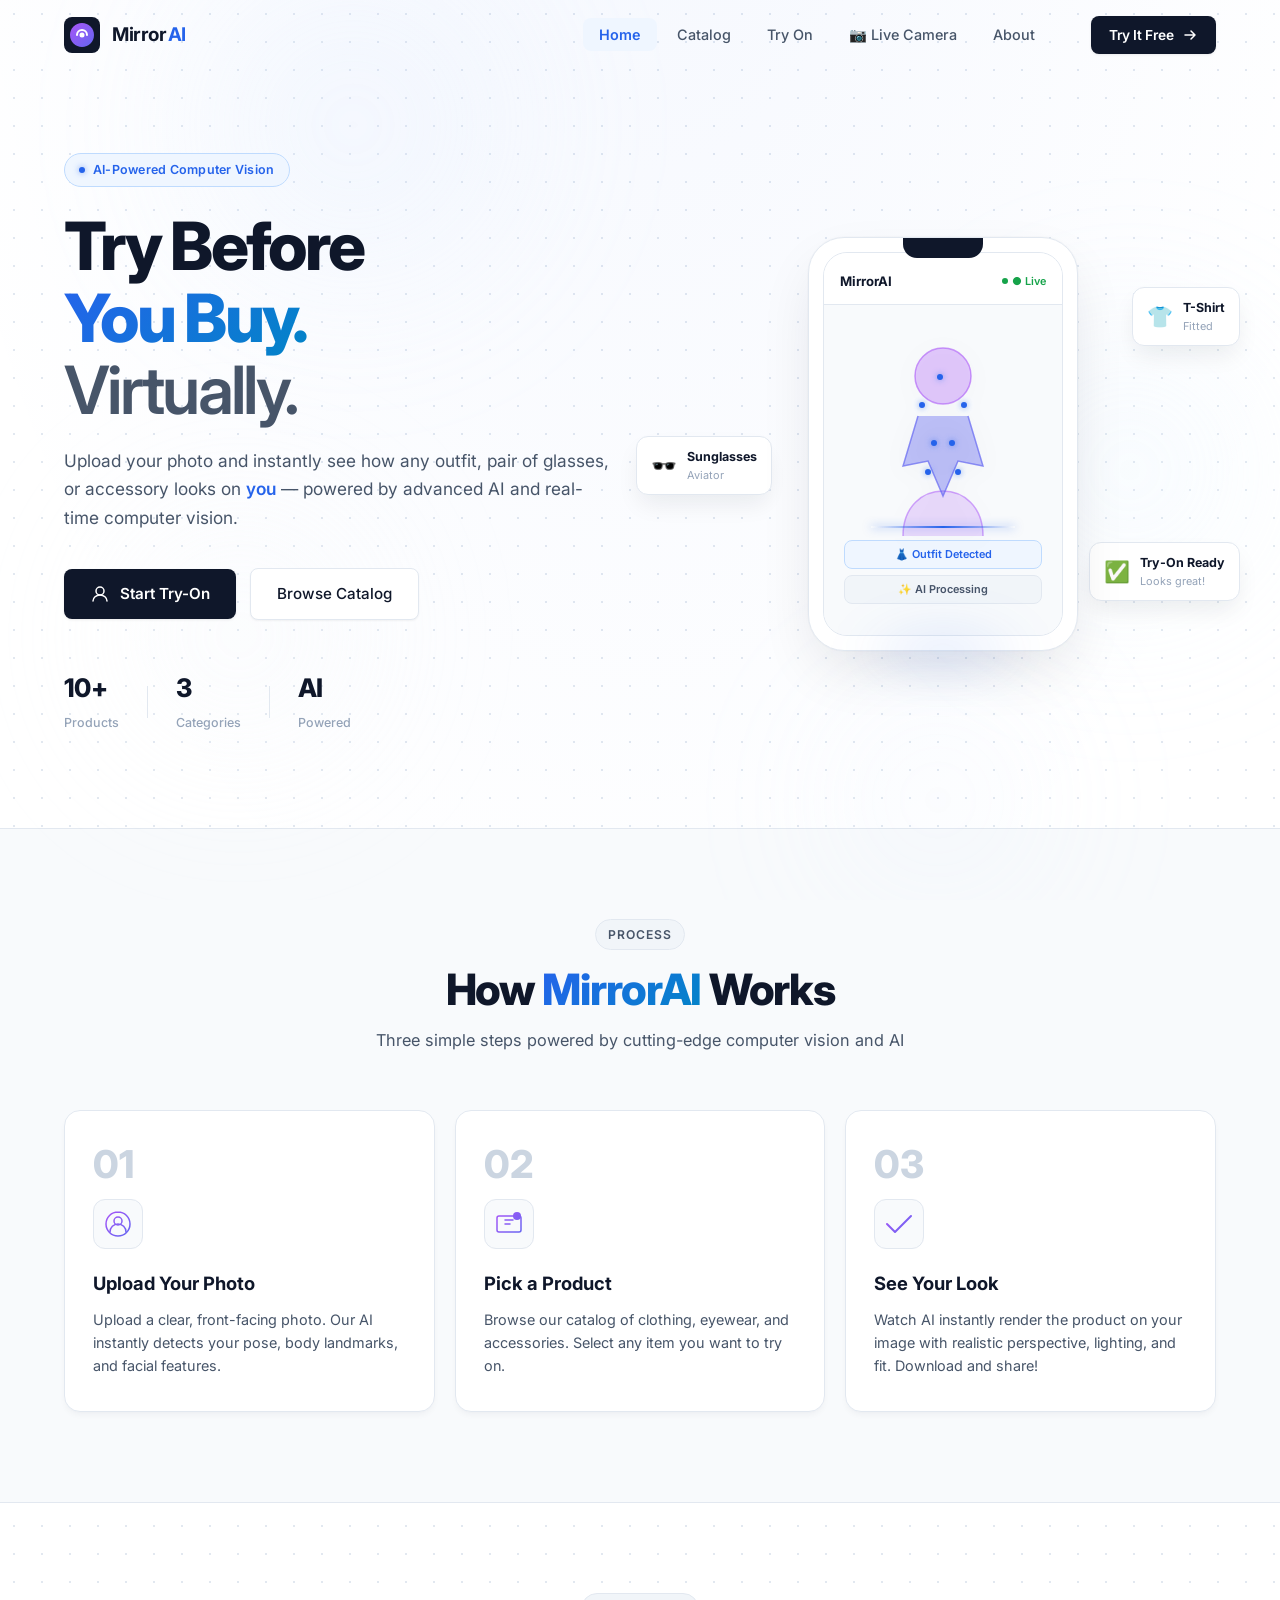
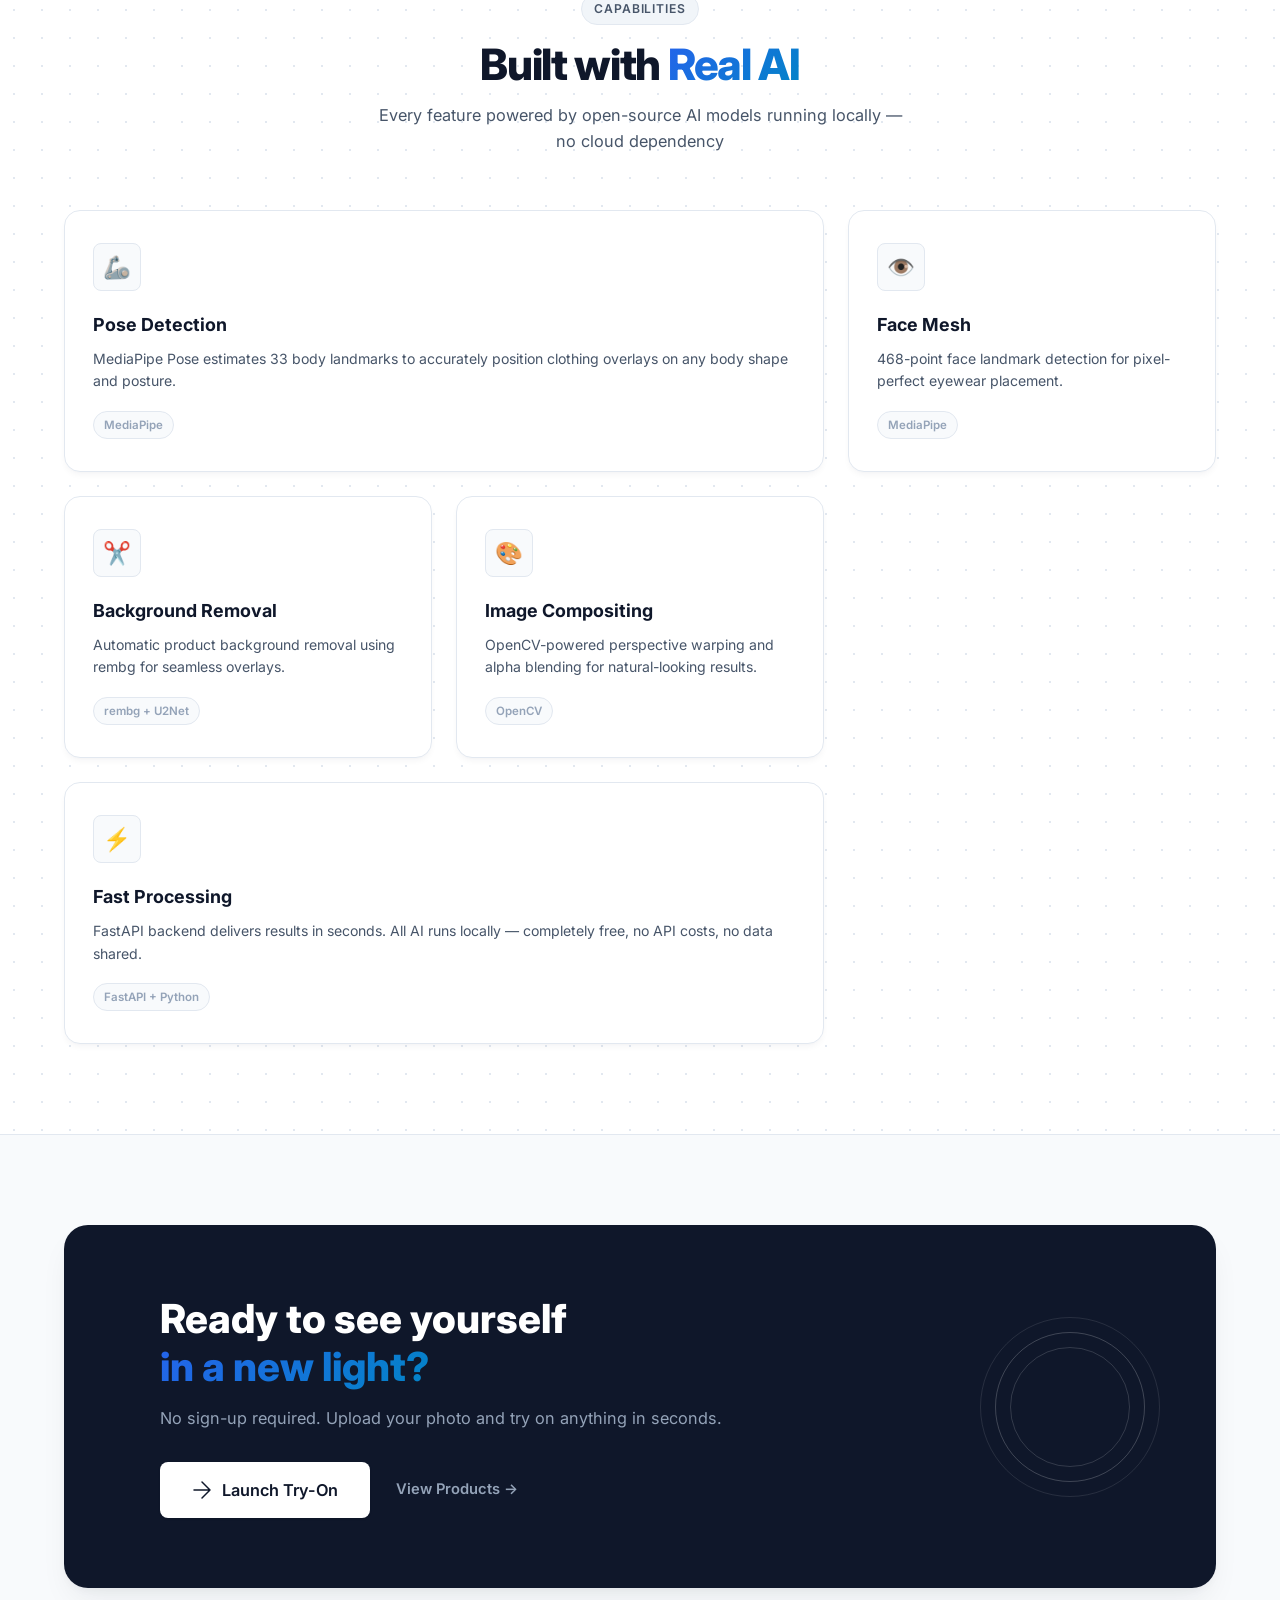
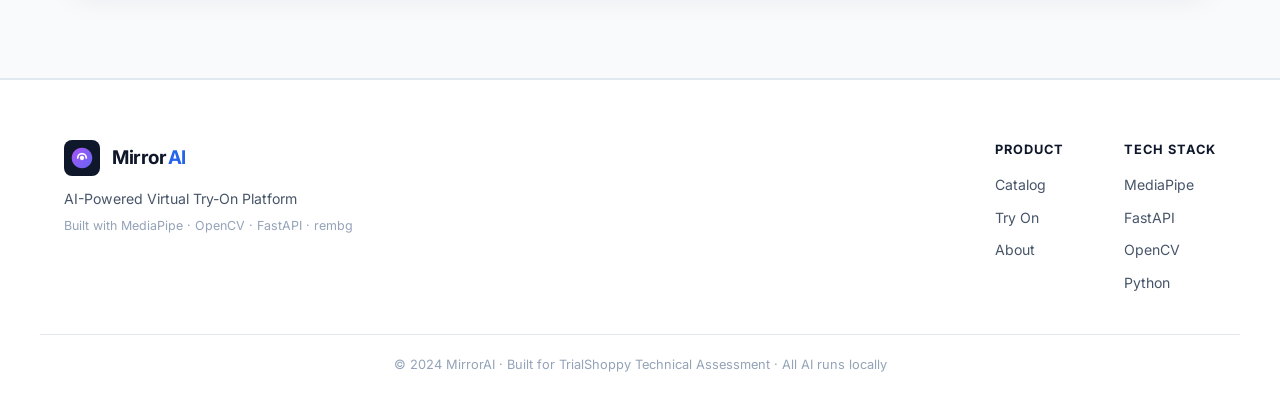
<file: frontend/index.html>
<!DOCTYPE html>
<html lang="en">
<head>
  <meta charset="UTF-8" />
  <meta name="viewport" content="width=device-width, initial-scale=1.0" />
  <title>MirrorAI — AI-Powered Virtual Try-On</title>
  <meta name="description" content="MirrorAI lets you virtually try on clothing, eyewear, and accessories using cutting-edge AI and computer vision. See how fashion looks on YOU before you buy." />
  <link rel="preconnect" href="https://fonts.googleapis.com" />
  <link rel="preconnect" href="https://fonts.gstatic.com" crossorigin />
  <link href="https://fonts.googleapis.com/css2?family=Outfit:wght@300;400;500;600;700;800;900&family=Inter:wght@300;400;500;600&display=swap" rel="stylesheet" />
  <link rel="stylesheet" href="css/main.css" />
</head>
<body>

  <!-- Animated background orbs -->
  <div class="bg-orbs">
    <div class="orb orb-1"></div>
    <div class="orb orb-2"></div>
    <div class="orb orb-3"></div>
    <div class="orb orb-4"></div>
  </div>

  <!-- Navbar -->
  <nav class="navbar" id="navbar">
    <div class="nav-container">
      <a href="index.html" class="nav-logo">
        <div class="logo-icon">
          <svg width="28" height="28" viewBox="0 0 28 28" fill="none">
            <path d="M14 2C7.373 2 2 7.373 2 14s5.373 12 12 12 12-5.373 12-12S20.627 2 14 2z" fill="url(#logoGrad)"/>
            <path d="M9 14a5 5 0 0 1 10 0" stroke="white" stroke-width="2" stroke-linecap="round"/>
            <circle cx="14" cy="14" r="2.5" fill="white"/>
            <defs>
              <linearGradient id="logoGrad" x1="2" y1="2" x2="26" y2="26" gradientUnits="userSpaceOnUse">
                <stop stop-color="#a855f7"/>
                <stop offset="1" stop-color="#6366f1"/>
              </linearGradient>
            </defs>
          </svg>
        </div>
        <span class="logo-text">Mirror<span class="logo-accent">AI</span></span>
      </a>
      <ul class="nav-links">
        <li><a href="index.html" class="nav-link active">Home</a></li>
        <li><a href="catalog.html" class="nav-link">Catalog</a></li>
        <li><a href="tryon.html" class="nav-link">Try On</a></li>
        <li><a href="camera.html" class="nav-link">📷 Live Camera</a></li>
        <li><a href="about.html" class="nav-link">About</a></li>
      </ul>
      <a href="tryon.html" class="btn-cta" id="nav-cta">
        <span>Try It Free</span>
        <svg width="16" height="16" viewBox="0 0 16 16" fill="none"><path d="M3 8h10M9 4l4 4-4 4" stroke="currentColor" stroke-width="1.5" stroke-linecap="round" stroke-linejoin="round"/></svg>
      </a>
      <button class="hamburger" id="hamburger" aria-label="Toggle menu">
        <span></span><span></span><span></span>
      </button>
    </div>
  </nav>

  <!-- Hero Section -->
  <section class="hero" id="hero">
    <div class="hero-content">
      <div class="hero-badge">
        <span class="badge-dot"></span>
        <span>AI-Powered Computer Vision</span>
      </div>
      <h1 class="hero-title">
        Try Before<br />
        <span class="gradient-text">You Buy.</span><br />
        <span class="hero-subtitle-inline">Virtually.</span>
      </h1>
      <p class="hero-description">
        Upload your photo and instantly see how any outfit, pair of glasses, or accessory looks on <em>you</em> — powered by advanced AI and real-time computer vision.
      </p>
      <div class="hero-actions">
        <a href="tryon.html" class="btn-primary" id="hero-tryon-btn">
          <svg width="20" height="20" viewBox="0 0 20 20" fill="none"><circle cx="10" cy="7" r="4" stroke="currentColor" stroke-width="1.5"/><path d="M3 17c0-3.314 3.134-6 7-6s7 2.686 7 6" stroke="currentColor" stroke-width="1.5" stroke-linecap="round"/></svg>
          Start Try-On
        </a>
        <a href="catalog.html" class="btn-secondary" id="hero-catalog-btn">
          Browse Catalog
        </a>
      </div>
      <div class="hero-stats">
        <div class="stat">
          <span class="stat-number">10+</span>
          <span class="stat-label">Products</span>
        </div>
        <div class="stat-divider"></div>
        <div class="stat">
          <span class="stat-number">3</span>
          <span class="stat-label">Categories</span>
        </div>
        <div class="stat-divider"></div>
        <div class="stat">
          <span class="stat-number">AI</span>
          <span class="stat-label">Powered</span>
        </div>
      </div>
    </div>
    <div class="hero-visual">
      <div class="phone-mockup">
        <div class="phone-frame">
          <div class="phone-screen">
            <div class="screen-header">
              <div class="screen-logo">MirrorAI</div>
              <div class="screen-status">● Live</div>
            </div>
            <div class="screen-content">
              <div class="avatar-container">
                <div class="avatar-silhouette">
                  <svg viewBox="0 0 120 200" fill="none" xmlns="http://www.w3.org/2000/svg">
                    <circle cx="60" cy="40" r="28" fill="rgba(168,85,247,0.3)" stroke="rgba(168,85,247,0.6)" stroke-width="1.5"/>
                    <path d="M20 200 C20 140 100 140 100 200" fill="rgba(168,85,247,0.2)" stroke="rgba(168,85,247,0.5)" stroke-width="1.5"/>
                    <path d="M35 80 L20 130 L45 125 L60 160 L75 125 L100 130 L85 80" fill="rgba(99,102,241,0.4)" stroke="rgba(99,102,241,0.7)" stroke-width="1.5"/>
                  </svg>
                </div>
                <div class="scan-line"></div>
                <div class="ai-points">
                  <div class="ai-point" style="top:20%;left:45%"></div>
                  <div class="ai-point" style="top:35%;left:30%"></div>
                  <div class="ai-point" style="top:35%;left:65%"></div>
                  <div class="ai-point" style="top:55%;left:40%"></div>
                  <div class="ai-point" style="top:55%;left:55%"></div>
                  <div class="ai-point" style="top:70%;left:35%"></div>
                  <div class="ai-point" style="top:70%;left:60%"></div>
                </div>
              </div>
              <div class="screen-tags">
                <div class="tag tag-1">👗 Outfit Detected</div>
                <div class="tag tag-2">✨ AI Processing</div>
              </div>
            </div>
          </div>
        </div>
        <div class="phone-glow"></div>
      </div>
      <div class="floating-cards">
        <div class="float-card card-clothing" id="fc1">
          <span class="fc-emoji">👕</span>
          <div>
            <div class="fc-title">T-Shirt</div>
            <div class="fc-sub">Fitted</div>
          </div>
        </div>
        <div class="float-card card-eyewear" id="fc2">
          <span class="fc-emoji">🕶️</span>
          <div>
            <div class="fc-title">Sunglasses</div>
            <div class="fc-sub">Aviator</div>
          </div>
        </div>
        <div class="float-card card-result" id="fc3">
          <span class="fc-emoji">✅</span>
          <div>
            <div class="fc-title">Try-On Ready</div>
            <div class="fc-sub">Looks great!</div>
          </div>
        </div>
      </div>
    </div>
  </section>

  <!-- How It Works -->
  <section class="how-it-works" id="how-it-works">
    <div class="section-container">
      <div class="section-header">
        <div class="section-tag">Process</div>
        <h2 class="section-title">How <span class="gradient-text">MirrorAI</span> Works</h2>
        <p class="section-desc">Three simple steps powered by cutting-edge computer vision and AI</p>
      </div>
      <div class="steps-grid">
        <div class="step-card" data-step="1">
          <div class="step-number">01</div>
          <div class="step-icon">
            <svg width="32" height="32" viewBox="0 0 32 32" fill="none">
              <path d="M16 4C9.373 4 4 9.373 4 16s5.373 12 12 12 12-5.373 12-12S22.627 4 16 4z" stroke="url(#g1)" stroke-width="1.5"/>
              <circle cx="16" cy="13" r="4" stroke="url(#g1)" stroke-width="1.5"/>
              <path d="M8 24c0-4.418 3.582-8 8-8s8 3.582 8 8" stroke="url(#g1)" stroke-width="1.5" stroke-linecap="round"/>
              <defs><linearGradient id="g1" x1="4" y1="4" x2="28" y2="28" gradientUnits="userSpaceOnUse"><stop stop-color="#a855f7"/><stop offset="1" stop-color="#6366f1"/></linearGradient></defs>
            </svg>
          </div>
          <h3 class="step-title">Upload Your Photo</h3>
          <p class="step-desc">Upload a clear, front-facing photo. Our AI instantly detects your pose, body landmarks, and facial features.</p>
        </div>
        <div class="step-connector"></div>
        <div class="step-card" data-step="2">
          <div class="step-number">02</div>
          <div class="step-icon">
            <svg width="32" height="32" viewBox="0 0 32 32" fill="none">
              <rect x="4" y="8" width="24" height="16" rx="2" stroke="url(#g2)" stroke-width="1.5"/>
              <path d="M12 12h8M12 16h5" stroke="url(#g2)" stroke-width="1.5" stroke-linecap="round"/>
              <circle cx="24" cy="8" r="4" fill="url(#g2)"/>
              <defs><linearGradient id="g2" x1="4" y1="4" x2="28" y2="28" gradientUnits="userSpaceOnUse"><stop stop-color="#a855f7"/><stop offset="1" stop-color="#6366f1"/></linearGradient></defs>
            </svg>
          </div>
          <h3 class="step-title">Pick a Product</h3>
          <p class="step-desc">Browse our catalog of clothing, eyewear, and accessories. Select any item you want to try on.</p>
        </div>
        <div class="step-connector"></div>
        <div class="step-card" data-step="3">
          <div class="step-number">03</div>
          <div class="step-icon">
            <svg width="32" height="32" viewBox="0 0 32 32" fill="none">
              <path d="M4 16 L12 24 L28 8" stroke="url(#g3)" stroke-width="2" stroke-linecap="round" stroke-linejoin="round"/>
              <defs><linearGradient id="g3" x1="4" y1="4" x2="28" y2="28" gradientUnits="userSpaceOnUse"><stop stop-color="#a855f7"/><stop offset="1" stop-color="#6366f1"/></linearGradient></defs>
            </svg>
          </div>
          <h3 class="step-title">See Your Look</h3>
          <p class="step-desc">Watch AI instantly render the product on your image with realistic perspective, lighting, and fit. Download and share!</p>
        </div>
      </div>
    </div>
  </section>

  <!-- Features Section -->
  <section class="features" id="features">
    <div class="section-container">
      <div class="section-header">
        <div class="section-tag">Capabilities</div>
        <h2 class="section-title">Built with <span class="gradient-text">Real AI</span></h2>
        <p class="section-desc">Every feature powered by open-source AI models running locally — no cloud dependency</p>
      </div>
      <div class="features-grid">
        <div class="feature-card feature-large">
          <div class="feature-icon-bg">
            <span class="feature-emoji">🦾</span>
          </div>
          <h3>Pose Detection</h3>
          <p>MediaPipe Pose estimates 33 body landmarks to accurately position clothing overlays on any body shape and posture.</p>
          <div class="feature-tag">MediaPipe</div>
        </div>
        <div class="feature-card">
          <div class="feature-icon-bg">
            <span class="feature-emoji">👁️</span>
          </div>
          <h3>Face Mesh</h3>
          <p>468-point face landmark detection for pixel-perfect eyewear placement.</p>
          <div class="feature-tag">MediaPipe</div>
        </div>
        <div class="feature-card">
          <div class="feature-icon-bg">
            <span class="feature-emoji">✂️</span>
          </div>
          <h3>Background Removal</h3>
          <p>Automatic product background removal using rembg for seamless overlays.</p>
          <div class="feature-tag">rembg + U2Net</div>
        </div>
        <div class="feature-card">
          <div class="feature-icon-bg">
            <span class="feature-emoji">🎨</span>
          </div>
          <h3>Image Compositing</h3>
          <p>OpenCV-powered perspective warping and alpha blending for natural-looking results.</p>
          <div class="feature-tag">OpenCV</div>
        </div>
        <div class="feature-card feature-large feature-right">
          <div class="feature-icon-bg">
            <span class="feature-emoji">⚡</span>
          </div>
          <h3>Fast Processing</h3>
          <p>FastAPI backend delivers results in seconds. All AI runs locally — completely free, no API costs, no data shared.</p>
          <div class="feature-tag">FastAPI + Python</div>
        </div>
      </div>
    </div>
  </section>

  <!-- CTA Section -->
  <section class="cta-section" id="cta">
    <div class="section-container">
      <div class="cta-card">
        <div class="cta-glow"></div>
        <div class="cta-content">
          <h2>Ready to see yourself<br /><span class="gradient-text">in a new light?</span></h2>
          <p>No sign-up required. Upload your photo and try on anything in seconds.</p>
          <div class="cta-actions">
            <a href="tryon.html" class="btn-primary btn-large" id="cta-btn">
              <svg width="20" height="20" viewBox="0 0 20 20" fill="none"><path d="M10 2L18 10L10 18M2 10h16" stroke="currentColor" stroke-width="1.5" stroke-linecap="round" stroke-linejoin="round"/></svg>
              Launch Try-On
            </a>
            <a href="catalog.html" class="btn-ghost" id="cta-catalog-btn">View Products →</a>
          </div>
        </div>
        <div class="cta-visual">
          <div class="cta-circle cta-circle-1"></div>
          <div class="cta-circle cta-circle-2"></div>
          <div class="cta-circle cta-circle-3"></div>
        </div>
      </div>
    </div>
  </section>

  <!-- Footer -->
  <footer class="footer">
    <div class="footer-container">
      <div class="footer-brand">
        <a href="index.html" class="nav-logo">
          <div class="logo-icon">
            <svg width="24" height="24" viewBox="0 0 28 28" fill="none">
              <path d="M14 2C7.373 2 2 7.373 2 14s5.373 12 12 12 12-5.373 12-12S20.627 2 14 2z" fill="url(#logoGrad2)"/>
              <path d="M9 14a5 5 0 0 1 10 0" stroke="white" stroke-width="2" stroke-linecap="round"/>
              <circle cx="14" cy="14" r="2.5" fill="white"/>
              <defs>
                <linearGradient id="logoGrad2" x1="2" y1="2" x2="26" y2="26" gradientUnits="userSpaceOnUse">
                  <stop stop-color="#a855f7"/>
                  <stop offset="1" stop-color="#6366f1"/>
                </linearGradient>
              </defs>
            </svg>
          </div>
          <span class="logo-text">Mirror<span class="logo-accent">AI</span></span>
        </a>
        <p class="footer-tagline">AI-Powered Virtual Try-On Platform</p>
        <p class="footer-tech">Built with MediaPipe · OpenCV · FastAPI · rembg</p>
      </div>
      <div class="footer-links">
        <div class="footer-col">
          <h4>Product</h4>
          <a href="catalog.html">Catalog</a>
          <a href="tryon.html">Try On</a>
          <a href="about.html">About</a>
        </div>
        <div class="footer-col">
          <h4>Tech Stack</h4>
          <a href="#">MediaPipe</a>
          <a href="#">FastAPI</a>
          <a href="#">OpenCV</a>
          <a href="#">Python</a>
        </div>
      </div>
    </div>
    <div class="footer-bottom">
      <p>© 2024 MirrorAI · Built for TrialShoppy Technical Assessment · All AI runs locally</p>
    </div>
  </footer>

  <script src="js/main.js"></script>
</body>
</html>
</file>
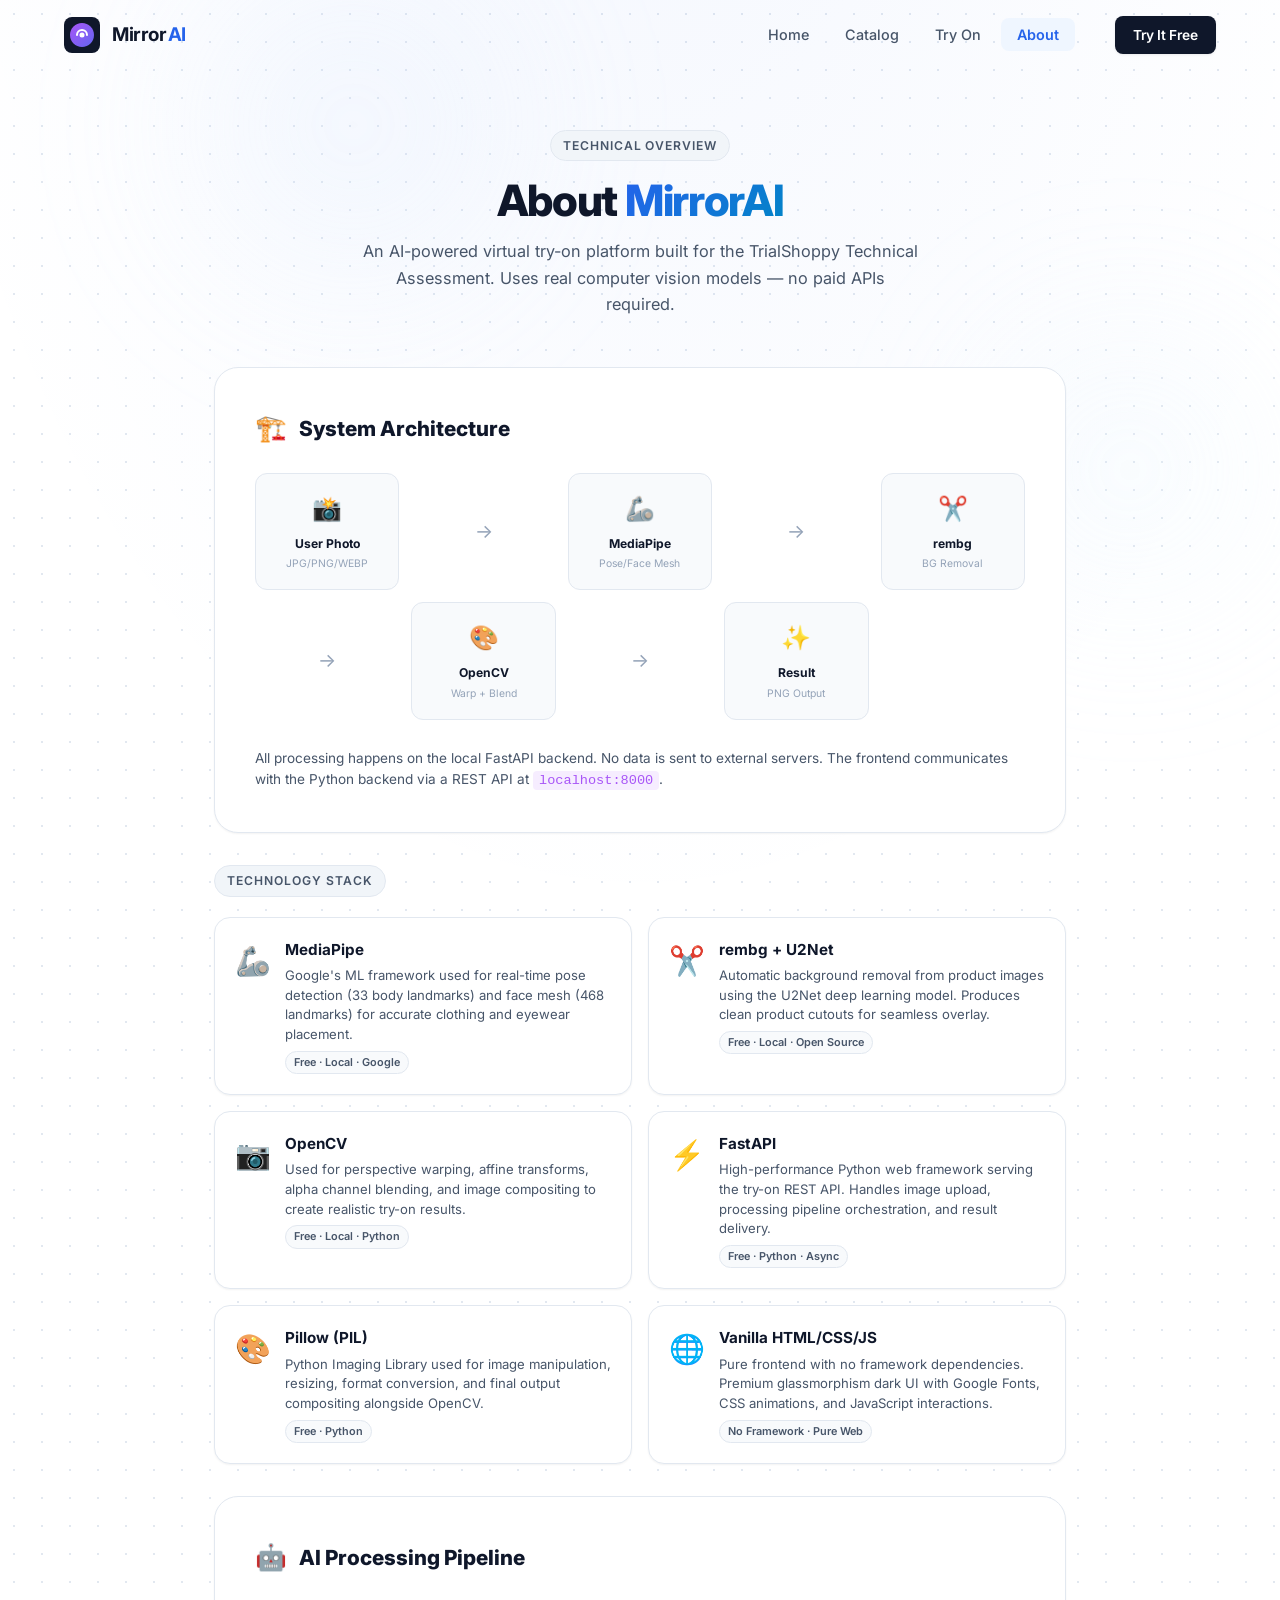
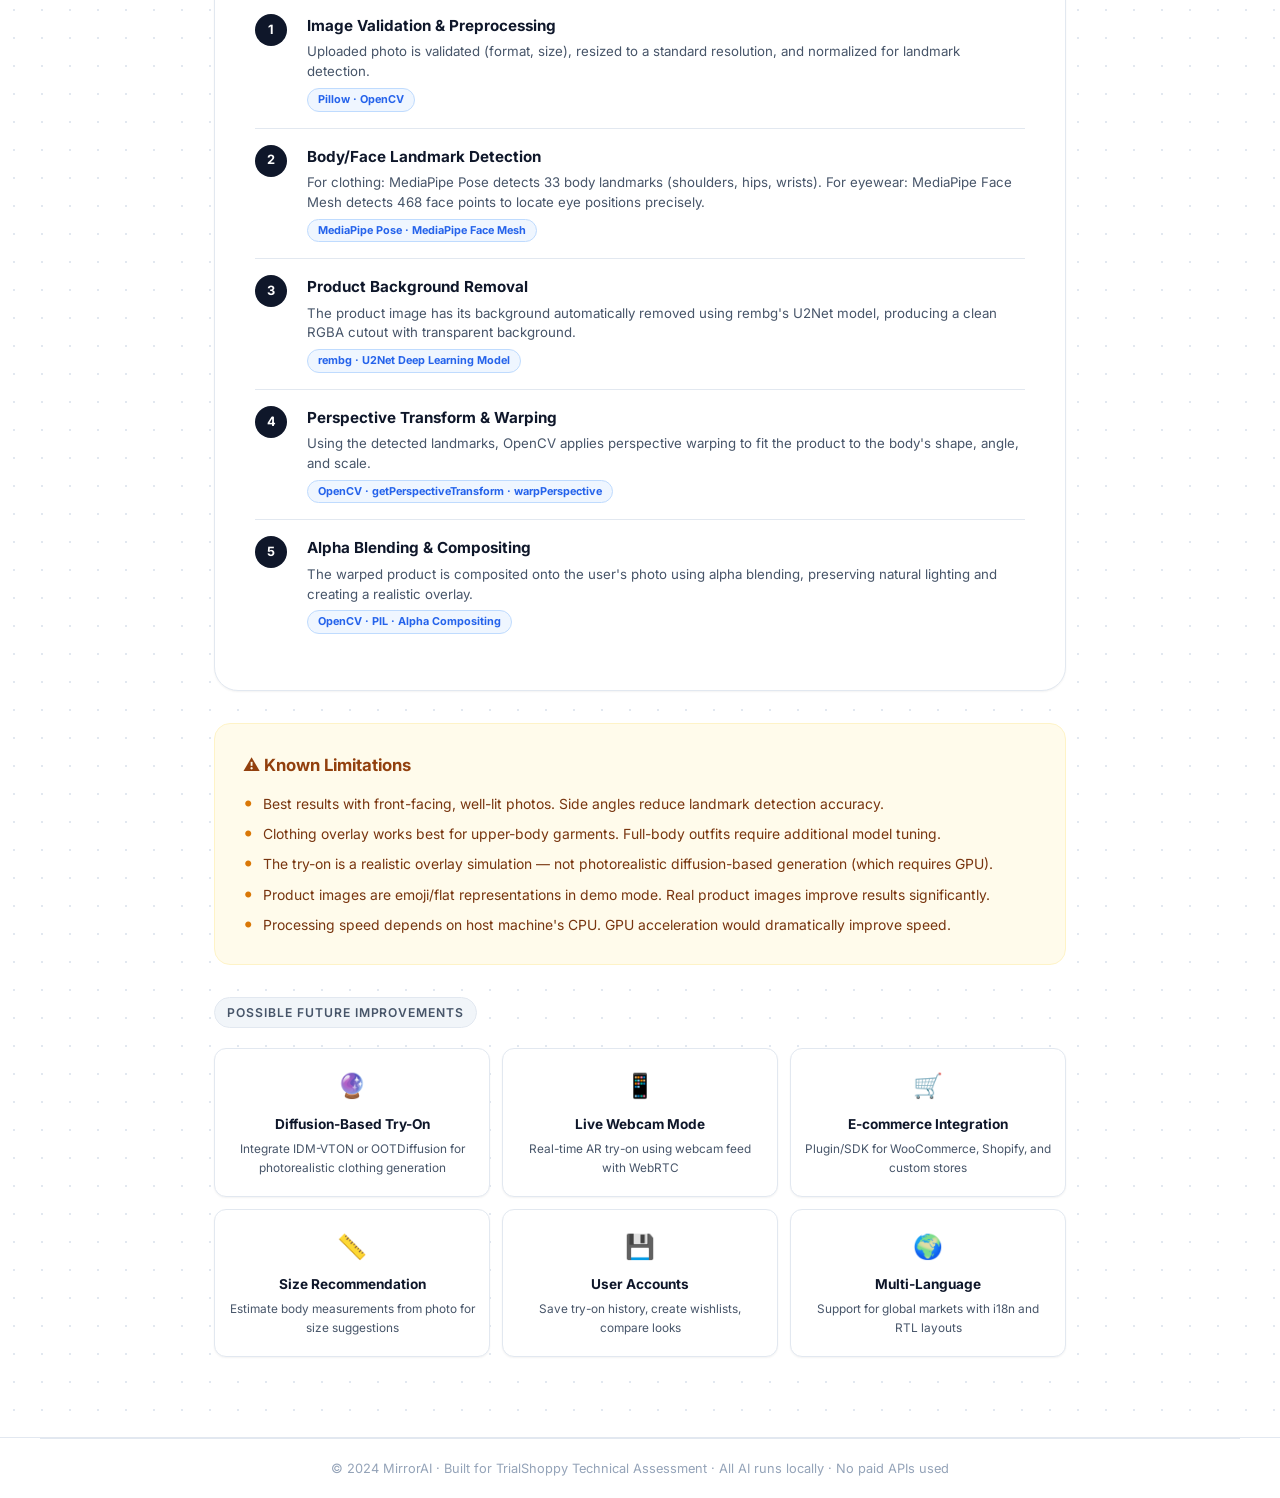
<file: frontend/about.html>
<!DOCTYPE html>
<html lang="en">
<head>
  <meta charset="UTF-8" />
  <meta name="viewport" content="width=device-width, initial-scale=1.0" />
  <title>About — MirrorAI Virtual Try-On</title>
  <meta name="description" content="Learn about MirrorAI's technology stack, AI models used, architecture, and the team behind the virtual try-on platform." />
  <link rel="preconnect" href="https://fonts.googleapis.com" />
  <link rel="preconnect" href="https://fonts.gstatic.com" crossorigin />
  <link href="https://fonts.googleapis.com/css2?family=Outfit:wght@300;400;500;600;700;800;900&family=Inter:wght@300;400;500;600&display=swap" rel="stylesheet" />
  <link rel="stylesheet" href="css/main.css" />
  <style>
    .about-hero { padding: 130px 24px 50px; text-align: center; position: relative; z-index: 1; }
    .about-container { max-width: 900px; margin: 0 auto; padding: 0 24px 80px; position: relative; z-index: 1; }

    /* Architecture */
    .arch-card {
      background: #ffffff;
      border: 1px solid var(--border-subtle);
      border-radius: var(--radius-xl);
      padding: 40px;
      margin-bottom: 32px;
      box-shadow: var(--shadow-xs);
    }
    .arch-title { font-size: 1.3rem; font-weight: 800; color: var(--text-primary); margin-bottom: 24px; display: flex; align-items: center; gap: 12px; }
    .arch-emoji { font-size: 1.6rem; }

    .arch-flow {
      display: grid;
      grid-template-columns: repeat(5, 1fr);
      align-items: center;
      gap: 12px;
      margin-bottom: 28px;
    }

    .arch-node {
      text-align: center;
      padding: 16px 8px;
      background: var(--bg-secondary);
      border: 1px solid var(--border-subtle);
      border-radius: var(--radius-md);
      transition: var(--transition-smooth);
    }

    .arch-node:hover { transform: translateY(-3px); border-color: var(--border-hover); box-shadow: var(--shadow-card); }

    .arch-node-icon { font-size: 1.5rem; display: block; margin-bottom: 6px; }
    .arch-node-title { font-size: 0.76rem; font-weight: 700; color: var(--text-primary); }
    .arch-node-sub { font-size: 0.65rem; color: var(--text-muted); margin-top: 3px; }

    .arch-arrow {
      text-align: center;
      color: var(--text-muted);
      font-size: 1.2rem;
      flex-shrink: 0;
    }

    /* Tech Stack */
    .tech-grid {
      display: grid;
      grid-template-columns: repeat(2, 1fr);
      gap: 16px;
      margin-bottom: 32px;
    }

    .tech-card {
      display: flex;
      gap: 14px;
      align-items: flex-start;
      padding: 20px;
      background: #ffffff;
      border: 1px solid var(--border-subtle);
      border-radius: var(--radius-lg);
      transition: var(--transition-smooth);
      box-shadow: var(--shadow-xs);
    }
    .tech-card:hover { border-color: var(--border-hover); transform: translateY(-2px); box-shadow: var(--shadow-card); }
    .tech-icon { font-size: 1.8rem; flex-shrink: 0; }
    .tech-name { font-size: 0.95rem; font-weight: 700; color: var(--text-primary); margin-bottom: 4px; }
    .tech-desc { font-size: 0.82rem; color: var(--text-secondary); line-height: 1.5; }
    .tech-badge { display: inline-block; margin-top: 6px; padding: 2px 8px; background: var(--bg-secondary); border: 1px solid var(--border-subtle); border-radius: var(--radius-full); font-size: 0.68rem; font-weight: 600; color: var(--text-secondary); }

    /* AI Pipeline */
    .pipeline {
      background: #ffffff;
      border: 1px solid var(--border-subtle);
      border-radius: var(--radius-xl);
      padding: 40px;
      margin-bottom: 32px;
      box-shadow: var(--shadow-xs);
    }

    .pipeline-step {
      display: flex;
      gap: 20px;
      align-items: flex-start;
      padding: 16px 0;
      border-bottom: 1px solid var(--border-subtle);
    }

    .pipeline-step:last-child { border-bottom: none; }

    .pipeline-num {
      width: 32px; height: 32px;
      background: #0f172a;
      border-radius: 50%;
      display: flex; align-items: center; justify-content: center;
      font-size: 0.8rem; font-weight: 700; color: white;
      flex-shrink: 0;
    }

    .pipeline-content h4 { font-size: 0.95rem; font-weight: 700; color: var(--text-primary); margin-bottom: 4px; }
    .pipeline-content p { font-size: 0.83rem; color: var(--text-secondary); line-height: 1.5; }
    .pipeline-tech { display: inline-block; margin-top: 6px; padding: 2px 10px; background: var(--accent-light); border: 1px solid var(--accent-border); border-radius: var(--radius-full); font-size: 0.68rem; font-weight: 700; color: var(--accent-primary); }

    /* Limitations */
    .limitations { background: #fffbeb; border: 1px solid #fef3c7; border-radius: var(--radius-lg); padding: 28px; margin-bottom: 32px; }
    .limitations h3 { font-size: 1.05rem; font-weight: 700; color: #92400e; margin-bottom: 14px; }
    .limitations ul { list-style: none; display: flex; flex-direction: column; gap: 8px; }
    .limitations li { font-size: 0.87rem; color: #78350f; display: flex; gap: 10px; align-items: flex-start; }
    .limitations li::before { content: '•'; font-size: 1.2rem; color: #d97706; line-height: 1; flex-shrink: 0; }

    /* Future */
    .future-grid { display: grid; grid-template-columns: repeat(3, 1fr); gap: 12px; }
    .future-card { padding: 18px 14px; background: #ffffff; border: 1px solid var(--border-subtle); border-radius: var(--radius-md); text-align: center; box-shadow: var(--shadow-xs); }
    .future-icon { font-size: 1.5rem; margin-bottom: 8px; }
    .future-title { font-size: 0.85rem; font-weight: 700; color: var(--text-primary); margin-bottom: 4px; }
    .future-desc { font-size: 0.74rem; color: var(--text-secondary); }

    @media (max-width: 768px) {
      .arch-flow { grid-template-columns: 1fr; }
      .arch-arrow { transform: rotate(90deg); font-size: 1rem; }
      .tech-grid { grid-template-columns: 1fr; }
      .future-grid { grid-template-columns: 1fr 1fr; }
    }
  </style>
</head>
<body>
  <div class="bg-orbs"><div class="orb orb-1"></div><div class="orb orb-2"></div></div>

  <nav class="navbar" id="navbar">
    <div class="nav-container">
      <a href="index.html" class="nav-logo">
        <div class="logo-icon">
          <svg width="28" height="28" viewBox="0 0 28 28" fill="none">
            <path d="M14 2C7.373 2 2 7.373 2 14s5.373 12 12 12 12-5.373 12-12S20.627 2 14 2z" fill="url(#lg)"/>
            <path d="M9 14a5 5 0 0 1 10 0" stroke="white" stroke-width="2" stroke-linecap="round"/>
            <circle cx="14" cy="14" r="2.5" fill="white"/>
            <defs><linearGradient id="lg" x1="2" y1="2" x2="26" y2="26" gradientUnits="userSpaceOnUse"><stop stop-color="#a855f7"/><stop offset="1" stop-color="#6366f1"/></linearGradient></defs>
          </svg>
        </div>
        <span class="logo-text">Mirror<span class="logo-accent">AI</span></span>
      </a>
      <ul class="nav-links">
        <li><a href="index.html" class="nav-link">Home</a></li>
        <li><a href="catalog.html" class="nav-link">Catalog</a></li>
        <li><a href="tryon.html" class="nav-link">Try On</a></li>
        <li><a href="about.html" class="nav-link active">About</a></li>
      </ul>
      <a href="tryon.html" class="btn-cta"><span>Try It Free</span></a>
      <button class="hamburger" id="hamburger"><span></span><span></span><span></span></button>
    </div>
  </nav>

  <section class="about-hero">
    <div class="section-tag">Technical Overview</div>
    <h1 class="section-title">About <span class="gradient-text">MirrorAI</span></h1>
    <p class="section-desc" style="max-width:560px;margin:0 auto">An AI-powered virtual try-on platform built for the TrialShoppy Technical Assessment. Uses real computer vision models — no paid APIs required.</p>
  </section>

  <div class="about-container">

    <!-- Architecture -->
    <div class="arch-card">
      <div class="arch-title"><span class="arch-emoji">🏗️</span> System Architecture</div>
      <div class="arch-flow">
        <div class="arch-node">
          <span class="arch-node-icon">📸</span>
          <div class="arch-node-title">User Photo</div>
          <div class="arch-node-sub">JPG/PNG/WEBP</div>
        </div>
        <div class="arch-arrow">→</div>
        <div class="arch-node">
          <span class="arch-node-icon">🦾</span>
          <div class="arch-node-title">MediaPipe</div>
          <div class="arch-node-sub">Pose/Face Mesh</div>
        </div>
        <div class="arch-arrow">→</div>
        <div class="arch-node">
          <span class="arch-node-icon">✂️</span>
          <div class="arch-node-title">rembg</div>
          <div class="arch-node-sub">BG Removal</div>
        </div>
        <div class="arch-arrow">→</div>
        <div class="arch-node">
          <span class="arch-node-icon">🎨</span>
          <div class="arch-node-title">OpenCV</div>
          <div class="arch-node-sub">Warp + Blend</div>
        </div>
        <div class="arch-arrow">→</div>
        <div class="arch-node">
          <span class="arch-node-icon">✨</span>
          <div class="arch-node-title">Result</div>
          <div class="arch-node-sub">PNG Output</div>
        </div>
      </div>
      <p style="font-size:0.85rem;color:var(--text-secondary)">All processing happens on the local FastAPI backend. No data is sent to external servers. The frontend communicates with the Python backend via a REST API at <code style="background:rgba(168,85,247,0.1);padding:2px 6px;border-radius:4px;color:#a855f7">localhost:8000</code>.</p>
    </div>

    <!-- Tech Stack -->
    <div class="section-tag" style="margin-bottom:20px">Technology Stack</div>
    <div class="tech-grid">
      <div class="tech-card">
        <span class="tech-icon">🦾</span>
        <div>
          <div class="tech-name">MediaPipe</div>
          <div class="tech-desc">Google's ML framework used for real-time pose detection (33 body landmarks) and face mesh (468 landmarks) for accurate clothing and eyewear placement.</div>
          <span class="tech-badge">Free · Local · Google</span>
        </div>
      </div>
      <div class="tech-card">
        <span class="tech-icon">✂️</span>
        <div>
          <div class="tech-name">rembg + U2Net</div>
          <div class="tech-desc">Automatic background removal from product images using the U2Net deep learning model. Produces clean product cutouts for seamless overlay.</div>
          <span class="tech-badge">Free · Local · Open Source</span>
        </div>
      </div>
      <div class="tech-card">
        <span class="tech-icon">📷</span>
        <div>
          <div class="tech-name">OpenCV</div>
          <div class="tech-desc">Used for perspective warping, affine transforms, alpha channel blending, and image compositing to create realistic try-on results.</div>
          <span class="tech-badge">Free · Local · Python</span>
        </div>
      </div>
      <div class="tech-card">
        <span class="tech-icon">⚡</span>
        <div>
          <div class="tech-name">FastAPI</div>
          <div class="tech-desc">High-performance Python web framework serving the try-on REST API. Handles image upload, processing pipeline orchestration, and result delivery.</div>
          <span class="tech-badge">Free · Python · Async</span>
        </div>
      </div>
      <div class="tech-card">
        <span class="tech-icon">🎨</span>
        <div>
          <div class="tech-name">Pillow (PIL)</div>
          <div class="tech-desc">Python Imaging Library used for image manipulation, resizing, format conversion, and final output compositing alongside OpenCV.</div>
          <span class="tech-badge">Free · Python</span>
        </div>
      </div>
      <div class="tech-card">
        <span class="tech-icon">🌐</span>
        <div>
          <div class="tech-name">Vanilla HTML/CSS/JS</div>
          <div class="tech-desc">Pure frontend with no framework dependencies. Premium glassmorphism dark UI with Google Fonts, CSS animations, and JavaScript interactions.</div>
          <span class="tech-badge">No Framework · Pure Web</span>
        </div>
      </div>
    </div>

    <!-- AI Pipeline -->
    <div class="pipeline">
      <div class="arch-title" style="margin-bottom:20px"><span class="arch-emoji">🤖</span> AI Processing Pipeline</div>
      <div class="pipeline-step">
        <div class="pipeline-num">1</div>
        <div class="pipeline-content">
          <h4>Image Validation & Preprocessing</h4>
          <p>Uploaded photo is validated (format, size), resized to a standard resolution, and normalized for landmark detection.</p>
          <span class="pipeline-tech">Pillow · OpenCV</span>
        </div>
      </div>
      <div class="pipeline-step">
        <div class="pipeline-num">2</div>
        <div class="pipeline-content">
          <h4>Body/Face Landmark Detection</h4>
          <p>For clothing: MediaPipe Pose detects 33 body landmarks (shoulders, hips, wrists). For eyewear: MediaPipe Face Mesh detects 468 face points to locate eye positions precisely.</p>
          <span class="pipeline-tech">MediaPipe Pose · MediaPipe Face Mesh</span>
        </div>
      </div>
      <div class="pipeline-step">
        <div class="pipeline-num">3</div>
        <div class="pipeline-content">
          <h4>Product Background Removal</h4>
          <p>The product image has its background automatically removed using rembg's U2Net model, producing a clean RGBA cutout with transparent background.</p>
          <span class="pipeline-tech">rembg · U2Net Deep Learning Model</span>
        </div>
      </div>
      <div class="pipeline-step">
        <div class="pipeline-num">4</div>
        <div class="pipeline-content">
          <h4>Perspective Transform & Warping</h4>
          <p>Using the detected landmarks, OpenCV applies perspective warping to fit the product to the body's shape, angle, and scale.</p>
          <span class="pipeline-tech">OpenCV · getPerspectiveTransform · warpPerspective</span>
        </div>
      </div>
      <div class="pipeline-step">
        <div class="pipeline-num">5</div>
        <div class="pipeline-content">
          <h4>Alpha Blending & Compositing</h4>
          <p>The warped product is composited onto the user's photo using alpha blending, preserving natural lighting and creating a realistic overlay.</p>
          <span class="pipeline-tech">OpenCV · PIL · Alpha Compositing</span>
        </div>
      </div>
    </div>

    <!-- Limitations -->
    <div class="limitations">
      <h3>⚠️ Known Limitations</h3>
      <ul>
        <li>Best results with front-facing, well-lit photos. Side angles reduce landmark detection accuracy.</li>
        <li>Clothing overlay works best for upper-body garments. Full-body outfits require additional model tuning.</li>
        <li>The try-on is a realistic overlay simulation — not photorealistic diffusion-based generation (which requires GPU).</li>
        <li>Product images are emoji/flat representations in demo mode. Real product images improve results significantly.</li>
        <li>Processing speed depends on host machine's CPU. GPU acceleration would dramatically improve speed.</li>
      </ul>
    </div>

    <!-- Future Improvements -->
    <div class="section-tag" style="margin-bottom:20px">Possible Future Improvements</div>
    <div class="future-grid">
      <div class="future-card">
        <div class="future-icon">🔮</div>
        <div class="future-title">Diffusion-Based Try-On</div>
        <div class="future-desc">Integrate IDM-VTON or OOTDiffusion for photorealistic clothing generation</div>
      </div>
      <div class="future-card">
        <div class="future-icon">📱</div>
        <div class="future-title">Live Webcam Mode</div>
        <div class="future-desc">Real-time AR try-on using webcam feed with WebRTC</div>
      </div>
      <div class="future-card">
        <div class="future-icon">🛒</div>
        <div class="future-title">E-commerce Integration</div>
        <div class="future-desc">Plugin/SDK for WooCommerce, Shopify, and custom stores</div>
      </div>
      <div class="future-card">
        <div class="future-icon">📏</div>
        <div class="future-title">Size Recommendation</div>
        <div class="future-desc">Estimate body measurements from photo for size suggestions</div>
      </div>
      <div class="future-card">
        <div class="future-icon">💾</div>
        <div class="future-title">User Accounts</div>
        <div class="future-desc">Save try-on history, create wishlists, compare looks</div>
      </div>
      <div class="future-card">
        <div class="future-icon">🌍</div>
        <div class="future-title">Multi-Language</div>
        <div class="future-desc">Support for global markets with i18n and RTL layouts</div>
      </div>
    </div>

  </div>

  <footer class="footer">
    <div class="footer-bottom">
      <p>© 2024 MirrorAI · Built for TrialShoppy Technical Assessment · All AI runs locally · No paid APIs used</p>
    </div>
  </footer>

  <script src="js/main.js"></script>
</body>
</html>
</file>
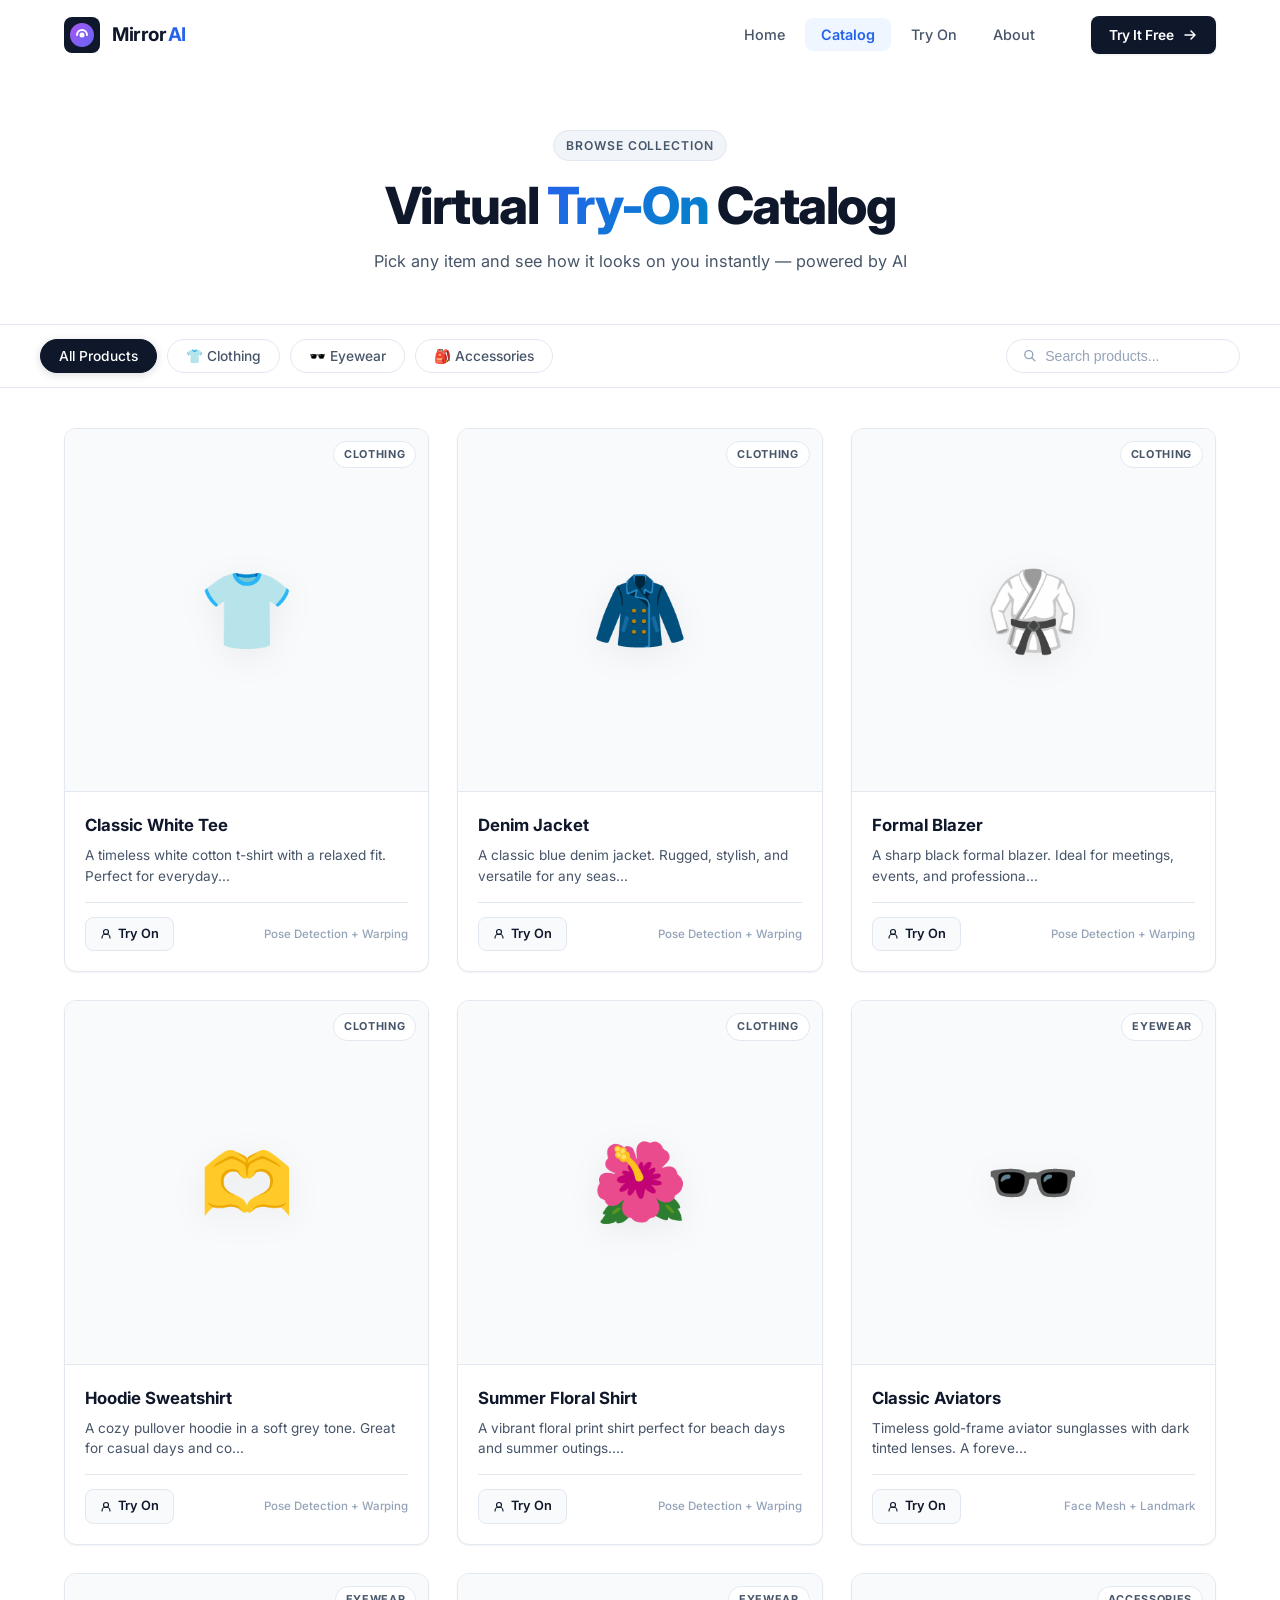
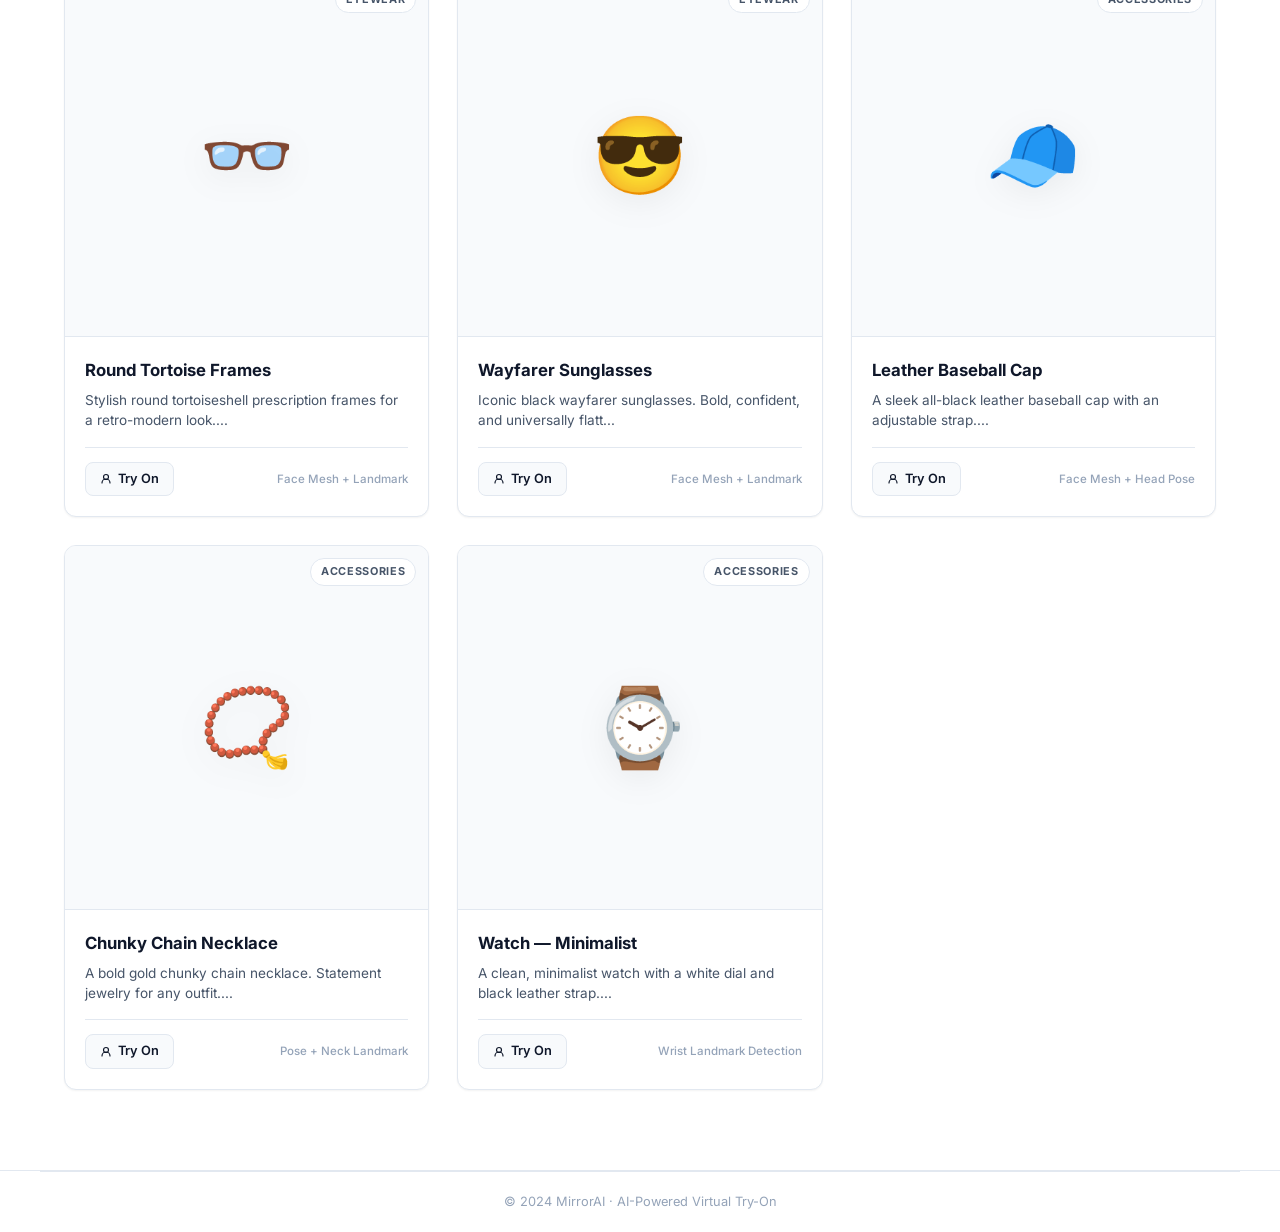
<file: frontend/catalog.html>
<!DOCTYPE html>
<html lang="en">
<head>
  <meta charset="UTF-8" />
  <meta name="viewport" content="width=device-width, initial-scale=1.0" />
  <title>Product Catalog — MirrorAI Virtual Try-On</title>
  <meta name="description" content="Browse MirrorAI's catalog of clothing, eyewear, and accessories. Click any product to instantly try it on using AI." />
  <link rel="preconnect" href="https://fonts.googleapis.com" />
  <link rel="preconnect" href="https://fonts.gstatic.com" crossorigin />
  <link href="https://fonts.googleapis.com/css2?family=Outfit:wght@300;400;500;600;700;800;900&family=Inter:wght@300;400;500;600&display=swap" rel="stylesheet" />
  <link rel="stylesheet" href="css/main.css" />
  <link rel="stylesheet" href="css/catalog.css" />
</head>
<body>

  <div class="bg-orbs">
    <div class="orb orb-1"></div>
    <div class="orb orb-2"></div>
    <div class="orb orb-3"></div>
  </div>

  <!-- Navbar -->
  <nav class="navbar" id="navbar">
    <div class="nav-container">
      <a href="index.html" class="nav-logo">
        <div class="logo-icon">
          <svg width="28" height="28" viewBox="0 0 28 28" fill="none">
            <path d="M14 2C7.373 2 2 7.373 2 14s5.373 12 12 12 12-5.373 12-12S20.627 2 14 2z" fill="url(#logoGrad)"/>
            <path d="M9 14a5 5 0 0 1 10 0" stroke="white" stroke-width="2" stroke-linecap="round"/>
            <circle cx="14" cy="14" r="2.5" fill="white"/>
            <defs><linearGradient id="logoGrad" x1="2" y1="2" x2="26" y2="26" gradientUnits="userSpaceOnUse"><stop stop-color="#a855f7"/><stop offset="1" stop-color="#6366f1"/></linearGradient></defs>
          </svg>
        </div>
        <span class="logo-text">Mirror<span class="logo-accent">AI</span></span>
      </a>
      <ul class="nav-links">
        <li><a href="index.html" class="nav-link">Home</a></li>
        <li><a href="catalog.html" class="nav-link active">Catalog</a></li>
        <li><a href="tryon.html" class="nav-link">Try On</a></li>
        <li><a href="about.html" class="nav-link">About</a></li>
      </ul>
      <a href="tryon.html" class="btn-cta">
        <span>Try It Free</span>
        <svg width="16" height="16" viewBox="0 0 16 16" fill="none"><path d="M3 8h10M9 4l4 4-4 4" stroke="currentColor" stroke-width="1.5" stroke-linecap="round" stroke-linejoin="round"/></svg>
      </a>
      <button class="hamburger" id="hamburger" aria-label="Toggle menu"><span></span><span></span><span></span></button>
    </div>
  </nav>

  <!-- Catalog Header -->
  <section class="catalog-hero">
    <div class="catalog-hero-inner">
      <div class="section-tag">Browse Collection</div>
      <h1 class="section-title">Virtual <span class="gradient-text">Try-On</span> Catalog</h1>
      <p class="section-desc">Pick any item and see how it looks on you instantly — powered by AI</p>
    </div>
  </section>

  <!-- Filter Bar -->
  <div class="filter-bar" id="filter-bar">
    <div class="filter-inner">
      <button class="filter-btn active" data-filter="all" id="filter-all">All Products</button>
      <button class="filter-btn" data-filter="clothing" id="filter-clothing">👕 Clothing</button>
      <button class="filter-btn" data-filter="eyewear" id="filter-eyewear">🕶️ Eyewear</button>
      <button class="filter-btn" data-filter="accessories" id="filter-accessories">🎒 Accessories</button>
      <div class="filter-search">
        <svg width="16" height="16" viewBox="0 0 16 16" fill="none"><circle cx="6.5" cy="6.5" r="4.5" stroke="currentColor" stroke-width="1.5"/><path d="M10 10l3.5 3.5" stroke="currentColor" stroke-width="1.5" stroke-linecap="round"/></svg>
        <input type="text" id="search-input" placeholder="Search products..." />
      </div>
    </div>
  </div>

  <!-- Product Grid -->
  <main class="catalog-main">
    <div class="catalog-container">
      <div class="product-grid" id="product-grid">
        <!-- Products injected by JS -->
      </div>
      <div class="no-results" id="no-results" style="display:none">
        <span class="no-results-emoji">🔍</span>
        <h3>No products found</h3>
        <p>Try a different search or filter</p>
      </div>
    </div>
  </main>

  <!-- Product Modal -->
  <div class="product-modal-overlay" id="product-modal" role="dialog" aria-modal="true" style="display:none">
    <div class="product-modal">
      <button class="modal-close" id="modal-close" aria-label="Close">
        <svg width="20" height="20" viewBox="0 0 20 20" fill="none"><path d="M5 5l10 10M15 5L5 15" stroke="currentColor" stroke-width="1.5" stroke-linecap="round"/></svg>
      </button>
      <div class="modal-content">
        <div class="modal-img-wrap">
          <div class="modal-product-img" id="modal-img"></div>
        </div>
        <div class="modal-details">
          <div class="modal-category" id="modal-category"></div>
          <h2 class="modal-title" id="modal-title"></h2>
          <p class="modal-desc" id="modal-desc"></p>
          <div class="modal-tags" id="modal-tags"></div>
          <div class="modal-actions">
            <a href="tryon.html" class="btn-primary" id="modal-tryon-btn">
              <svg width="20" height="20" viewBox="0 0 20 20" fill="none"><circle cx="10" cy="7" r="4" stroke="currentColor" stroke-width="1.5"/><path d="M3 17c0-3.314 3.134-6 7-6s7 2.686 7 6" stroke="currentColor" stroke-width="1.5" stroke-linecap="round"/></svg>
              Try This On
            </a>
            <button class="btn-secondary" id="modal-close-btn">Close</button>
          </div>
        </div>
      </div>
    </div>
  </div>

  <footer class="footer">
    <div class="footer-bottom">
      <p>© 2024 MirrorAI · AI-Powered Virtual Try-On</p>
    </div>
  </footer>

  <script src="js/main.js"></script>
  <script src="js/catalog.js"></script>
</body>
</html>
</file>
<file: frontend/css/main.css>
/* ============================================
   MirrorAI — Design System
   Minimalist Luxury Editorial (Light / White Mode)
   ============================================ */

/* ---------- CSS Variables ---------- */
:root {
  /* Brand Accents — Ultramarine Blue & Slate */
  --accent-primary: #2563eb;
  --accent-hover: #1d4ed8;
  --accent-light: #eff6ff;
  --accent-border: #bfdbfe;
  --accent-cyan: #0284c7;

  /* Surfaces & Canvas */
  --bg-primary: #ffffff;
  --bg-secondary: #f8fafc;
  --bg-tertiary: #f1f5f9;
  --bg-card: #ffffff;
  --bg-card-hover: #ffffff;
  --bg-glass: rgba(255, 255, 255, 0.88);
  --bg-input: #ffffff;

  /* Crisp Modern Borders */
  --border-subtle: #e2e8f0;
  --border-card: #e2e8f0;
  --border-hover: #cbd5e1;
  --border-accent: #bfdbfe;

  /* Sharp High-Contrast Typography */
  --text-primary: #0f172a;
  --text-secondary: #475569;
  --text-muted: #94a3b8;

  /* Gradients */
  --gradient-main: linear-gradient(135deg, #1e293b 0%, #0f172a 100%);
  --gradient-blue: linear-gradient(135deg, #2563eb 0%, #0284c7 100%);
  --gradient-card: linear-gradient(180deg, #ffffff 0%, #f8fafc 100%);

  /* Refined Soft Shadows */
  --shadow-xs: 0 1px 2px 0 rgba(0, 0, 0, 0.05);
  --shadow-sm: 0 1px 3px 0 rgba(0, 0, 0, 0.07), 0 1px 2px -1px rgba(0, 0, 0, 0.05);
  --shadow-card: 0 4px 6px -1px rgba(15, 23, 42, 0.04), 0 2px 4px -2px rgba(15, 23, 42, 0.03);
  --shadow-card-hover: 0 16px 32px -8px rgba(15, 23, 42, 0.08), 0 4px 8px -2px rgba(15, 23, 42, 0.04);
  --shadow-button: 0 4px 14px rgba(15, 23, 42, 0.12);
  --shadow-button-hover: 0 6px 20px rgba(15, 23, 42, 0.18);

  /* Radii */
  --radius-xs: 6px;
  --radius-sm: 8px;
  --radius-md: 12px;
  --radius-lg: 16px;
  --radius-xl: 24px;
  --radius-full: 9999px;

  /* Transitions */
  --transition-fast: 0.15s ease;
  --transition-smooth: 0.22s cubic-bezier(0.16, 1, 0.3, 1);
  --transition-bounce: 0.35s cubic-bezier(0.34, 1.56, 0.64, 1);
}

/* ---------- Reset & Base ---------- */
*, *::before, *::after { box-sizing: border-box; margin: 0; padding: 0; }

html { scroll-behavior: smooth; }

body {
  font-family: 'Inter', -apple-system, BlinkMacSystemFont, 'Segoe UI', Roboto, sans-serif;
  background-color: var(--bg-primary);
  background-image: 
    radial-gradient(ellipse 60% 40% at 50% -10%, rgba(37, 99, 235, 0.05), transparent),
    radial-gradient(#e2e8f0 1px, transparent 1px);
  background-size: 100% 100%, 28px 28px;
  color: var(--text-primary);
  min-height: 100vh;
  overflow-x: hidden;
  line-height: 1.6;
  -webkit-font-smoothing: antialiased;
  -moz-osx-font-smoothing: grayscale;
}

a { text-decoration: none; color: inherit; }
img { max-width: 100%; display: block; }
button { cursor: pointer; border: none; background: none; font-family: inherit; }

/* Subtle Ambient Atmosphere */
.bg-orbs {
  position: fixed;
  inset: 0;
  pointer-events: none;
  z-index: 0;
  overflow: hidden;
}

.orb {
  position: absolute;
  border-radius: 50%;
  filter: blur(80px);
  opacity: 0.35;
  pointer-events: none;
}

.orb-1 {
  width: 450px; height: 450px;
  background: radial-gradient(circle, rgba(219, 234, 254, 0.8) 0%, transparent 70%);
  top: -100px; left: 10%;
}
.orb-2 {
  width: 400px; height: 400px;
  background: radial-gradient(circle, rgba(224, 242, 254, 0.8) 0%, transparent 70%);
  top: 30%; right: -50px;
}
.orb-3 {
  width: 350px; height: 350px;
  background: radial-gradient(circle, rgba(241, 245, 249, 0.9) 0%, transparent 70%);
  bottom: 10%; left: 5%;
}
.orb-4 {
  width: 300px; height: 300px;
  background: radial-gradient(circle, rgba(219, 234, 254, 0.5) 0%, transparent 70%);
  bottom: -50px; right: 15%;
}

/* ---------- Navbar ---------- */
.navbar {
  position: fixed;
  top: 0; left: 0; right: 0;
  z-index: 1000;
  padding: 16px 0;
  transition: var(--transition-smooth);
}

.navbar.scrolled {
  background: var(--bg-glass);
  backdrop-filter: blur(16px);
  -webkit-backdrop-filter: blur(16px);
  border-bottom: 1px solid var(--border-subtle);
  padding: 12px 0;
  box-shadow: 0 4px 20px -2px rgba(15, 23, 42, 0.04);
}

.nav-container {
  max-width: 1200px;
  margin: 0 auto;
  padding: 0 24px;
  display: flex;
  align-items: center;
  gap: 40px;
}

.nav-logo {
  display: flex;
  align-items: center;
  gap: 12px;
  flex-shrink: 0;
}

.logo-icon {
  width: 36px; height: 36px;
  display: flex; align-items: center; justify-content: center;
  background: #0f172a;
  border-radius: var(--radius-sm);
  color: white;
  transition: var(--transition-smooth);
}

.nav-logo:hover .logo-icon {
  background: var(--accent-primary);
  transform: translateY(-1px);
}

.logo-text {
  font-size: 1.18rem;
  font-weight: 700;
  color: var(--text-primary);
  letter-spacing: -0.02em;
}

.logo-accent { 
  color: var(--accent-primary);
  margin-left: 1px;
}

.nav-links {
  display: flex;
  align-items: center;
  gap: 4px;
  list-style: none;
  margin-left: auto;
}

.nav-link {
  padding: 8px 16px;
  font-size: 0.9rem;
  font-weight: 500;
  color: var(--text-secondary);
  border-radius: var(--radius-sm);
  transition: var(--transition-fast);
}

.nav-link:hover {
  color: var(--text-primary);
  background: var(--bg-tertiary);
}

.nav-link.active { 
  color: var(--accent-primary); 
  font-weight: 600;
  background: var(--accent-light);
}

.btn-cta {
  display: flex;
  align-items: center;
  gap: 8px;
  padding: 8px 18px;
  background: var(--text-primary);
  border-radius: var(--radius-sm);
  font-size: 0.86rem;
  font-weight: 600;
  color: #ffffff;
  transition: var(--transition-smooth);
  box-shadow: var(--shadow-sm);
  white-space: nowrap;
  flex-shrink: 0;
}

.btn-cta:hover {
  background: #1e293b;
  transform: translateY(-1px);
  box-shadow: var(--shadow-card);
}

.hamburger {
  display: none;
  flex-direction: column;
  gap: 5px;
  padding: 8px;
  margin-left: auto;
}
.hamburger span {
  width: 22px; height: 2px;
  background: var(--text-primary);
  border-radius: 2px;
  transition: var(--transition-smooth);
}

/* ---------- Hero Section ---------- */
.hero {
  position: relative;
  z-index: 1;
  min-height: 92vh;
  display: flex;
  align-items: center;
  padding: 130px 24px 70px;
  max-width: 1200px;
  margin: 0 auto;
  gap: 60px;
}

.hero-content {
  flex: 1;
  max-width: 580px;
}

.hero-badge {
  display: inline-flex;
  align-items: center;
  gap: 8px;
  padding: 6px 14px;
  background: var(--accent-light);
  border: 1px solid var(--accent-border);
  border-radius: var(--radius-full);
  font-size: 0.78rem;
  font-weight: 600;
  color: var(--accent-primary);
  letter-spacing: 0.02em;
  margin-bottom: 24px;
  animation: fadeInUp 0.5s ease both;
}

.badge-dot {
  width: 6px; height: 6px;
  background: var(--accent-primary);
  border-radius: 50%;
  box-shadow: 0 0 6px rgba(37, 99, 235, 0.6);
  animation: pulse 2s ease infinite;
}

@keyframes pulse {
  0%, 100% { opacity: 1; transform: scale(1); }
  50% { opacity: 0.6; transform: scale(1.3); }
}

.hero-title {
  font-size: clamp(2.8rem, 5.2vw, 4.4rem);
  font-weight: 800;
  line-height: 1.08;
  letter-spacing: -0.04em;
  color: var(--text-primary);
  margin-bottom: 20px;
  animation: fadeInUp 0.5s 0.1s ease both;
}

.gradient-text {
  color: var(--accent-primary);
  background: var(--gradient-blue);
  -webkit-background-clip: text;
  -webkit-text-fill-color: transparent;
  background-clip: text;
}

.hero-subtitle-inline {
  color: var(--text-secondary);
  font-weight: 600;
}

.hero-description {
  font-size: 1.08rem;
  color: var(--text-secondary);
  line-height: 1.65;
  margin-bottom: 36px;
  font-weight: 400;
  animation: fadeInUp 0.5s 0.2s ease both;
}

.hero-description em { color: var(--accent-primary); font-style: normal; font-weight: 600; }

.hero-actions {
  display: flex;
  gap: 14px;
  align-items: center;
  flex-wrap: wrap;
  margin-bottom: 48px;
  animation: fadeInUp 0.5s 0.3s ease both;
}

.btn-primary {
  display: inline-flex;
  align-items: center;
  gap: 10px;
  padding: 13px 26px;
  background: var(--text-primary);
  border-radius: var(--radius-sm);
  font-size: 0.95rem;
  font-weight: 600;
  color: white;
  box-shadow: var(--shadow-sm);
  transition: var(--transition-smooth);
}

.btn-primary:hover {
  background: #1e293b;
  transform: translateY(-2px);
  box-shadow: var(--shadow-card-hover);
}
.btn-primary:active { transform: translateY(0); }

.btn-secondary {
  display: inline-flex;
  align-items: center;
  gap: 8px;
  padding: 13px 26px;
  background: #ffffff;
  border: 1px solid var(--border-subtle);
  border-radius: var(--radius-sm);
  font-size: 0.95rem;
  font-weight: 500;
  color: var(--text-primary);
  transition: var(--transition-smooth);
  box-shadow: var(--shadow-xs);
}

.btn-secondary:hover {
  background: var(--bg-secondary);
  border-color: var(--border-hover);
  transform: translateY(-1px);
}

.btn-ghost {
  font-size: 0.92rem;
  font-weight: 600;
  color: var(--text-secondary);
  padding: 8px 6px;
  transition: var(--transition-fast);
}
.btn-ghost:hover { color: var(--accent-primary); }

.btn-large { padding: 15px 32px; font-size: 1.02rem; }

.hero-stats {
  display: flex;
  align-items: center;
  gap: 28px;
  animation: fadeInUp 0.5s 0.4s ease both;
}

.stat { text-align: left; }
.stat-number {
  display: block;
  font-size: 1.6rem;
  font-weight: 800;
  color: var(--text-primary);
  letter-spacing: -0.02em;
}
.stat-label { font-size: 0.78rem; color: var(--text-muted); font-weight: 500; margin-top: 1px; }
.stat-divider { width: 1px; height: 32px; background: var(--border-subtle); }

/* ---------- Hero Visual (Phone Mockup) ---------- */
.hero-visual {
  flex: 1;
  display: flex;
  align-items: center;
  justify-content: center;
  position: relative;
  animation: fadeInUp 0.6s 0.2s ease both;
}

.phone-mockup {
  position: relative;
  z-index: 2;
}

.phone-frame {
  width: 270px;
  background: #ffffff;
  border: 1.5px solid var(--border-subtle);
  border-radius: 36px;
  padding: 14px;
  box-shadow: 0 24px 60px -12px rgba(15, 23, 42, 0.12), 0 0 0 1px rgba(0, 0, 0, 0.02);
  position: relative;
  overflow: hidden;
}

.phone-frame::before {
  content: '';
  position: absolute;
  top: 0; left: 50%;
  transform: translateX(-50%);
  width: 80px; height: 20px;
  background: #0f172a;
  border-radius: 0 0 14px 14px;
}

.phone-screen { 
  border-radius: 24px; 
  overflow: hidden; 
  background: var(--bg-secondary);
  border: 1px solid var(--border-subtle);
}

.screen-header {
  display: flex;
  align-items: center;
  justify-content: space-between;
  padding: 18px 16px 12px;
  background: #ffffff;
  border-bottom: 1px solid var(--border-subtle);
}

.screen-logo { font-size: 0.82rem; font-weight: 700; color: var(--text-primary); }
.screen-status { 
  font-size: 0.68rem; 
  color: #16a34a; 
  font-weight: 600; 
  display: flex;
  align-items: center;
  gap: 4px;
}
.screen-status::before {
  content: '';
  width: 6px; height: 6px;
  background: #16a34a;
  border-radius: 50%;
}

.screen-content {
  height: 330px;
  background: #f8fafc;
  display: flex;
  flex-direction: column;
  align-items: center;
  justify-content: center;
  padding: 20px;
  position: relative;
  overflow: hidden;
}

.avatar-container {
  position: relative;
  width: 120px;
  height: 190px;
  margin: 0 auto;
}

.avatar-silhouette { 
  width: 100%; height: 100%; 
  filter: drop-shadow(0 4px 12px rgba(0, 0, 0, 0.06));
}

.scan-line {
  position: absolute;
  left: -10%; right: -10%;
  height: 2px;
  background: linear-gradient(90deg, transparent, var(--accent-primary), transparent);
  animation: scanMove 2.5s ease-in-out infinite;
  box-shadow: 0 0 8px rgba(37, 99, 235, 0.5);
}

@keyframes scanMove {
  0% { top: 5%; opacity: 0; }
  10% { opacity: 1; }
  90% { opacity: 1; }
  100% { top: 95%; opacity: 0; }
}

.ai-points { position: absolute; inset: 0; }
.ai-point {
  position: absolute;
  width: 6px; height: 6px;
  background: var(--accent-primary);
  border-radius: 50%;
  box-shadow: 0 0 6px rgba(37, 99, 235, 0.6);
  animation: aiPulse 1.5s ease infinite;
}
.ai-point:nth-child(2) { animation-delay: 0.2s; }
.ai-point:nth-child(3) { animation-delay: 0.4s; }
.ai-point:nth-child(4) { animation-delay: 0.6s; }
.ai-point:nth-child(5) { animation-delay: 0.8s; }
.ai-point:nth-child(6) { animation-delay: 1.0s; }
.ai-point:nth-child(7) { animation-delay: 1.2s; }

@keyframes aiPulse {
  0%, 100% { opacity: 0.4; transform: scale(1); }
  50% { opacity: 1; transform: scale(1.4); }
}

.screen-tags {
  display: flex;
  flex-direction: column;
  gap: 6px;
  margin-top: 14px;
  width: 100%;
}

.tag {
  padding: 5px 10px;
  border-radius: var(--radius-sm);
  font-size: 0.68rem;
  font-weight: 600;
  text-align: center;
}

.tag-1 {
  background: var(--accent-light);
  border: 1px solid var(--accent-border);
  color: var(--accent-primary);
}
.tag-2 {
  background: #f1f5f9;
  border: 1px solid var(--border-subtle);
  color: var(--text-secondary);
}

.phone-glow {
  position: absolute;
  bottom: -40px; left: 50%;
  transform: translateX(-50%);
  width: 200px; height: 80px;
  background: radial-gradient(ellipse, rgba(37, 99, 235, 0.12), transparent 70%);
  border-radius: 50%;
  filter: blur(20px);
}

/* Floating Badges around mockup */
.floating-cards { position: absolute; inset: 0; pointer-events: none; }

.float-card {
  position: absolute;
  display: flex;
  align-items: center;
  gap: 10px;
  padding: 10px 14px;
  background: #ffffff;
  border: 1px solid var(--border-subtle);
  border-radius: var(--radius-md);
  box-shadow: 0 12px 24px -4px rgba(15, 23, 42, 0.08);
  pointer-events: all;
}

.card-clothing { top: 12%; right: -24px; animation: floatCard 5s ease-in-out infinite; }
.card-eyewear { top: 48%; left: -34px; animation: floatCard 5s 1.5s ease-in-out infinite; }
.card-result { bottom: 12%; right: -24px; animation: floatCard 5s 3s ease-in-out infinite; }

@keyframes floatCard {
  0%, 100% { transform: translateY(0); }
  50% { transform: translateY(-8px); }
}

.fc-emoji { font-size: 1.3rem; }
.fc-title { font-size: 0.78rem; font-weight: 700; color: var(--text-primary); }
.fc-sub { font-size: 0.68rem; color: var(--text-muted); }

/* ---------- Sections Common ---------- */
.section-container {
  max-width: 1200px;
  margin: 0 auto;
  padding: 90px 24px;
  position: relative;
  z-index: 1;
}

.section-header {
  text-align: center;
  margin-bottom: 56px;
}

.section-tag {
  display: inline-block;
  padding: 5px 12px;
  background: var(--bg-tertiary);
  border: 1px solid var(--border-subtle);
  border-radius: var(--radius-full);
  font-size: 0.76rem;
  font-weight: 600;
  color: var(--text-secondary);
  text-transform: uppercase;
  letter-spacing: 0.08em;
  margin-bottom: 14px;
}

.section-title {
  font-size: clamp(2rem, 3.8vw, 2.7rem);
  font-weight: 800;
  letter-spacing: -0.03em;
  color: var(--text-primary);
  margin-bottom: 12px;
  line-height: 1.18;
}

.section-desc {
  font-size: 1.02rem;
  color: var(--text-secondary);
  max-width: 540px;
  margin: 0 auto;
}

/* ---------- How It Works ---------- */
.how-it-works { 
  background: var(--bg-secondary);
  border-top: 1px solid var(--border-subtle);
  border-bottom: 1px solid var(--border-subtle);
}

.steps-grid {
  display: flex;
  align-items: stretch;
  gap: 20px;
}

.step-card {
  flex: 1;
  padding: 34px 28px;
  background: #ffffff;
  border: 1px solid var(--border-subtle);
  border-radius: var(--radius-lg);
  transition: var(--transition-smooth);
  box-shadow: var(--shadow-card);
  position: relative;
}

.step-card:hover {
  border-color: var(--border-hover);
  transform: translateY(-4px);
  box-shadow: var(--shadow-card-hover);
}

.step-number {
  font-size: 2.4rem;
  font-weight: 800;
  color: var(--border-hover);
  margin-bottom: 16px;
  line-height: 1;
}

.step-icon {
  width: 50px; height: 50px;
  display: flex; align-items: center; justify-content: center;
  background: var(--bg-secondary);
  border: 1px solid var(--border-subtle);
  border-radius: var(--radius-md);
  margin-bottom: 20px;
  color: var(--text-primary);
}

.step-title { font-size: 1.15rem; font-weight: 700; color: var(--text-primary); margin-bottom: 10px; }
.step-desc { font-size: 0.9rem; color: var(--text-secondary); line-height: 1.6; }

.step-connector { display: none; }

/* ---------- Features ---------- */
.features { position: relative; z-index: 1; }

.features-grid {
  display: grid;
  grid-template-columns: repeat(3, 1fr);
  gap: 24px;
}

.feature-card {
  padding: 32px 28px;
  background: #ffffff;
  border: 1px solid var(--border-subtle);
  border-radius: var(--radius-lg);
  transition: var(--transition-smooth);
  box-shadow: var(--shadow-card);
  display: flex;
  flex-direction: column;
}

.feature-card:hover {
  border-color: var(--border-hover);
  transform: translateY(-4px);
  box-shadow: var(--shadow-card-hover);
}

.feature-large {
  grid-column: span 2;
}

.feature-icon-bg {
  width: 48px; height: 48px;
  background: var(--bg-secondary);
  border: 1px solid var(--border-subtle);
  border-radius: var(--radius-sm);
  display: flex; align-items: center; justify-content: center;
  margin-bottom: 20px;
  font-size: 1.4rem;
  color: var(--text-primary);
}

.feature-card h3 { font-size: 1.12rem; font-weight: 700; color: var(--text-primary); margin-bottom: 8px; }
.feature-card p { font-size: 0.88rem; color: var(--text-secondary); line-height: 1.6; margin-bottom: 18px; flex: 1; }

.feature-tag {
  display: inline-block;
  align-self: flex-start;
  padding: 4px 10px;
  background: var(--bg-secondary);
  border: 1px solid var(--border-subtle);
  border-radius: var(--radius-full);
  font-size: 0.72rem;
  font-weight: 600;
  color: var(--text-muted);
}

/* ---------- CTA Section ---------- */
.cta-section { 
  position: relative; 
  z-index: 1; 
  background: var(--bg-secondary);
  border-top: 1px solid var(--border-subtle);
  border-bottom: 1px solid var(--border-subtle);
}

.cta-card {
  position: relative;
  padding: 70px 56px;
  background: var(--text-primary);
  color: white;
  border-radius: var(--radius-xl);
  overflow: hidden;
  display: flex;
  align-items: center;
  gap: 40px;
  box-shadow: var(--shadow-card-hover);
}

.cta-content { flex: 1; position: relative; z-index: 1; }
.cta-content h2 { 
  font-size: clamp(1.8rem, 3.2vw, 2.5rem); 
  font-weight: 800; 
  margin-bottom: 14px; 
  line-height: 1.2; 
  color: #ffffff;
}
.cta-content p { font-size: 1.02rem; color: #94a3b8; margin-bottom: 30px; }

.cta-actions { display: flex; align-items: center; gap: 20px; flex-wrap: wrap; }
.cta-actions .btn-primary {
  background: #ffffff;
  color: var(--text-primary);
}
.cta-actions .btn-primary:hover {
  background: #f1f5f9;
}
.cta-actions .btn-ghost {
  color: #94a3b8;
}
.cta-actions .btn-ghost:hover {
  color: #ffffff;
}

.cta-visual {
  position: relative;
  width: 180px; height: 180px;
  flex-shrink: 0;
}

.cta-circle {
  position: absolute;
  border-radius: 50%;
  border: 1px solid rgba(255, 255, 255, 0.15);
  animation: circleExpand 3s ease-in-out infinite;
}
.cta-circle-1 { inset: 30px; animation-delay: 0s; }
.cta-circle-2 { inset: 15px; animation-delay: 0.5s; border-color: rgba(255, 255, 255, 0.2); }
.cta-circle-3 { inset: 0; animation-delay: 1s; border-color: rgba(255, 255, 255, 0.1); }

@keyframes circleExpand {
  0%, 100% { transform: scale(1); opacity: 0.5; }
  50% { transform: scale(1.05); opacity: 1; }
}

/* ---------- Footer ---------- */
.footer {
  position: relative;
  z-index: 1;
  background: #ffffff;
  border-top: 1px solid var(--border-subtle);
}

.footer-container {
  max-width: 1200px;
  margin: 0 auto;
  padding: 60px 24px 40px;
  display: flex;
  gap: 80px;
  align-items: flex-start;
}

.footer-brand { flex: 1; }
.footer-tagline { color: var(--text-secondary); font-size: 0.88rem; margin: 12px 0 6px; }
.footer-tech { color: var(--text-muted); font-size: 0.78rem; }

.footer-links { display: flex; gap: 60px; }
.footer-col { display: flex; flex-direction: column; gap: 10px; }
.footer-col h4 { font-size: 0.8rem; font-weight: 700; color: var(--text-primary); text-transform: uppercase; letter-spacing: 0.08em; margin-bottom: 4px; }
.footer-col a { font-size: 0.88rem; color: var(--text-secondary); transition: var(--transition-fast); }
.footer-col a:hover { color: var(--accent-primary); }

.footer-bottom {
  max-width: 1200px;
  margin: 0 auto;
  padding: 20px 24px;
  border-top: 1px solid var(--border-subtle);
  text-align: center;
  font-size: 0.8rem;
  color: var(--text-muted);
}

/* ---------- Animations ---------- */
@keyframes fadeInUp {
  from { opacity: 0; transform: translateY(16px); }
  to { opacity: 1; transform: translateY(0); }
}

/* ---------- Scroll Reveal ---------- */
.reveal {
  opacity: 0;
  transform: translateY(24px);
  transition: opacity 0.5s ease, transform 0.5s ease;
}
.reveal.visible {
  opacity: 1;
  transform: translateY(0);
}

/* ---------- Responsive ---------- */
@media (max-width: 1024px) {
  .hero { flex-direction: column; text-align: center; padding-top: 110px; min-height: auto; }
  .hero-content { max-width: 100%; }
  .hero-actions { justify-content: center; }
  .hero-stats { justify-content: center; }
  .hero-visual { width: 100%; justify-content: center; }
  .floating-cards .float-card { display: none; }
  .steps-grid { flex-direction: column; }
  .features-grid { grid-template-columns: 1fr 1fr; }
  .feature-large { grid-column: span 2; }
  .cta-card { flex-direction: column; text-align: center; padding: 50px 28px; }
  .cta-actions { justify-content: center; }
  .cta-visual { display: none; }
}

@media (max-width: 768px) {
  .nav-links { display: none; }
  .btn-cta { display: none; }
  .hamburger { display: flex; }
  .features-grid { grid-template-columns: 1fr; }
  .feature-large { grid-column: span 1; }
  .footer-container { flex-direction: column; gap: 40px; }
  .footer-links { gap: 40px; }
  .hero-title { font-size: 2.4rem; }
}

/* ---------- Page Loader ---------- */
.page-loader {
  position: fixed;
  inset: 0;
  background: #ffffff;
  z-index: 9999;
  display: flex;
  align-items: center;
  justify-content: center;
  transition: opacity 0.3s ease, visibility 0.3s ease;
}

.page-loader.hidden {
  opacity: 0;
  visibility: hidden;
}

.loader-ring {
  width: 36px; height: 36px;
  border: 3px solid var(--border-subtle);
  border-top-color: var(--accent-primary);
  border-radius: 50%;
  animation: spin 0.8s linear infinite;
}

@keyframes spin { to { transform: rotate(360deg); } }
</file>
<file: frontend/css/catalog.css>
/* ============================================
   MirrorAI — Catalog CSS
   Minimalist White Editorial Gallery
   ============================================ */

/* Catalog Hero */
.catalog-hero {
  position: relative;
  z-index: 1;
  padding: 130px 24px 50px;
  text-align: center;
  background: var(--bg-primary);
}

.catalog-hero-inner { max-width: 600px; margin: 0 auto; }
.catalog-hero .section-tag { margin-bottom: 14px; }
.catalog-hero .section-title { 
  margin-bottom: 12px; 
  font-size: clamp(2.2rem, 4.5vw, 3.2rem); 
  font-weight: 800;
  color: var(--text-primary);
}
.catalog-hero .section-desc {
  color: var(--text-secondary);
}

/* Filter Bar */
.filter-bar {
  position: sticky;
  top: 68px;
  z-index: 100;
  background: rgba(255, 255, 255, 0.92);
  backdrop-filter: blur(16px);
  -webkit-backdrop-filter: blur(16px);
  border-top: 1px solid var(--border-subtle);
  border-bottom: 1px solid var(--border-subtle);
  padding: 14px 24px;
}

.filter-inner {
  max-width: 1200px;
  margin: 0 auto;
  display: flex;
  align-items: center;
  gap: 10px;
  flex-wrap: wrap;
}

.filter-btn {
  padding: 8px 18px;
  border-radius: var(--radius-full);
  font-size: 0.86rem;
  font-weight: 500;
  color: var(--text-secondary);
  background: #ffffff;
  border: 1px solid var(--border-subtle);
  cursor: pointer;
  transition: var(--transition-smooth);
}

.filter-btn:hover {
  border-color: var(--border-hover);
  color: var(--text-primary);
  background: var(--bg-secondary);
}

.filter-btn.active {
  background: #0f172a;
  border-color: #0f172a;
  color: #ffffff;
  box-shadow: 0 2px 8px rgba(15, 23, 42, 0.15);
}

.filter-search {
  display: flex;
  align-items: center;
  gap: 8px;
  padding: 8px 16px;
  background: #ffffff;
  border: 1px solid var(--border-subtle);
  border-radius: var(--radius-full);
  margin-left: auto;
  color: var(--text-muted);
  min-width: 220px;
  transition: var(--transition-smooth);
}

.filter-search:focus-within {
  border-color: #0f172a;
  box-shadow: 0 0 0 3px rgba(15, 23, 42, 0.05);
}

.filter-search input {
  background: none;
  border: none;
  outline: none;
  color: var(--text-primary);
  font-size: 0.88rem;
  width: 100%;
}

.filter-search input::placeholder { color: var(--text-muted); }

/* Catalog Main */
.catalog-main {
  position: relative;
  z-index: 1;
  padding: 40px 0 80px;
  background: var(--bg-primary);
}

.catalog-container {
  max-width: 1200px;
  margin: 0 auto;
  padding: 0 24px;
}

/* Product Grid */
.product-grid {
  display: grid;
  grid-template-columns: repeat(auto-fill, minmax(280px, 1fr));
  gap: 28px;
}

/* Product Card */
.product-card {
  background: #ffffff;
  border: 1px solid var(--border-subtle);
  border-radius: var(--radius-md);
  overflow: hidden;
  cursor: pointer;
  transition: var(--transition-smooth);
  position: relative;
  box-shadow: var(--shadow-xs);
  display: flex;
  flex-direction: column;
}

.product-card:hover {
  border-color: var(--border-hover);
  transform: translateY(-4px);
  box-shadow: 0 16px 32px -8px rgba(15, 23, 42, 0.08);
}

.product-card-img {
  width: 100%;
  aspect-ratio: 1/1;
  display: flex;
  align-items: center;
  justify-content: center;
  background: #f8fafc;
  position: relative;
  overflow: hidden;
  border-bottom: 1px solid var(--border-subtle);
}

.product-card:hover .product-card-img .product-emoji {
  transform: scale(1.08) translateY(-4px);
}

.product-emoji {
  font-size: 4.8rem;
  transition: transform 0.3s cubic-bezier(0.16, 1, 0.3, 1);
  filter: drop-shadow(0 8px 16px rgba(0, 0, 0, 0.06));
  z-index: 1;
}

.product-card-badge {
  position: absolute;
  top: 12px;
  right: 12px;
  z-index: 2;
  padding: 4px 10px;
  border-radius: var(--radius-full);
  font-size: 0.68rem;
  font-weight: 700;
  text-transform: uppercase;
  letter-spacing: 0.06em;
  background: rgba(255, 255, 255, 0.9);
  backdrop-filter: blur(4px);
  border: 1px solid var(--border-subtle);
  color: var(--text-secondary);
}

.product-card-body {
  padding: 20px;
  display: flex;
  flex-direction: column;
  flex: 1;
}

.product-card-name {
  font-size: 1.05rem;
  font-weight: 700;
  color: var(--text-primary);
  margin-bottom: 6px;
}

.product-card-desc {
  font-size: 0.85rem;
  color: var(--text-secondary);
  line-height: 1.5;
  margin-bottom: 16px;
  flex: 1;
}

.product-card-footer {
  display: flex;
  align-items: center;
  justify-content: space-between;
  padding-top: 14px;
  border-top: 1px solid var(--border-subtle);
}

.try-on-chip {
  display: flex;
  align-items: center;
  gap: 6px;
  padding: 6px 14px;
  background: var(--bg-secondary);
  border: 1px solid var(--border-subtle);
  border-radius: var(--radius-sm);
  font-size: 0.8rem;
  font-weight: 600;
  color: var(--text-primary);
  transition: var(--transition-fast);
}

.product-card:hover .try-on-chip {
  background: #0f172a;
  border-color: #0f172a;
  color: white;
}

.product-ai-tag {
  font-size: 0.72rem;
  color: var(--text-muted);
  font-weight: 500;
}

.product-card-overlay { display: none; }

/* No Results */
.no-results {
  text-align: center;
  padding: 80px 20px;
  color: var(--text-secondary);
}
.no-results-emoji { font-size: 3rem; display: block; margin-bottom: 16px; }
.no-results h3 { font-size: 1.2rem; font-weight: 700; margin-bottom: 8px; color: var(--text-primary); }
.no-results p { font-size: 0.9rem; }

/* Product Modal */
.product-modal-overlay {
  position: fixed;
  inset: 0;
  background: rgba(15, 23, 42, 0.4);
  backdrop-filter: blur(8px);
  z-index: 2000;
  display: flex;
  align-items: center;
  justify-content: center;
  padding: 24px;
  animation: fadeIn 0.2s ease;
}

@keyframes fadeIn { from { opacity: 0; } to { opacity: 1; } }

.product-modal {
  background: #ffffff;
  border: 1px solid var(--border-subtle);
  border-radius: var(--radius-xl);
  max-width: 780px;
  width: 100%;
  position: relative;
  overflow: hidden;
  box-shadow: 0 24px 60px -12px rgba(15, 23, 42, 0.2);
}

.modal-close {
  position: absolute;
  top: 16px; right: 16px;
  z-index: 10;
  width: 36px; height: 36px;
  display: flex; align-items: center; justify-content: center;
  background: var(--bg-secondary);
  border: 1px solid var(--border-subtle);
  border-radius: var(--radius-full);
  color: var(--text-secondary);
  cursor: pointer;
  transition: var(--transition-fast);
}
.modal-close:hover { background: var(--bg-tertiary); color: var(--text-primary); }

.modal-content {
  display: grid;
  grid-template-columns: 1fr 1fr;
}

.modal-img-wrap {
  background: #f8fafc;
  border-right: 1px solid var(--border-subtle);
  display: flex; align-items: center; justify-content: center;
  min-height: 340px;
  padding: 40px;
}

.modal-product-img { font-size: 7.5rem; text-align: center; }

.modal-details {
  padding: 40px 36px;
  display: flex;
  flex-direction: column;
}

.modal-category {
  font-size: 0.75rem;
  font-weight: 700;
  color: var(--accent-primary);
  text-transform: uppercase;
  letter-spacing: 0.08em;
  margin-bottom: 8px;
}

.modal-title {
  font-size: 1.6rem;
  font-weight: 800;
  color: var(--text-primary);
  letter-spacing: -0.02em;
  margin-bottom: 12px;
  line-height: 1.2;
}

.modal-desc {
  font-size: 0.92rem;
  color: var(--text-secondary);
  line-height: 1.65;
  margin-bottom: 20px;
  flex: 1;
}

.modal-tags {
  display: flex;
  flex-wrap: wrap;
  gap: 8px;
  margin-bottom: 28px;
}

.modal-tag {
  padding: 4px 12px;
  background: var(--bg-secondary);
  border: 1px solid var(--border-subtle);
  border-radius: var(--radius-full);
  font-size: 0.75rem;
  font-weight: 500;
  color: var(--text-secondary);
}

.modal-actions {
  display: flex;
  gap: 12px;
  align-items: center;
}

/* Background colors for product card canvases */
.bg-purple-soft { background: #f8fafc; }
.bg-indigo-soft { background: #f8fafc; }
.bg-violet-soft { background: #f8fafc; }
.bg-pink-soft { background: #f8fafc; }
.bg-blue-soft { background: #f8fafc; }

/* Responsive */
@media (max-width: 768px) {
  .modal-content { grid-template-columns: 1fr; }
  .modal-img-wrap { border-right: none; border-bottom: 1px solid var(--border-subtle); min-height: 200px; }
  .modal-details { padding: 28px 24px; }
  .filter-search { min-width: 100%; margin-left: 0; }
  .filter-inner { gap: 6px; }
}
</file>
